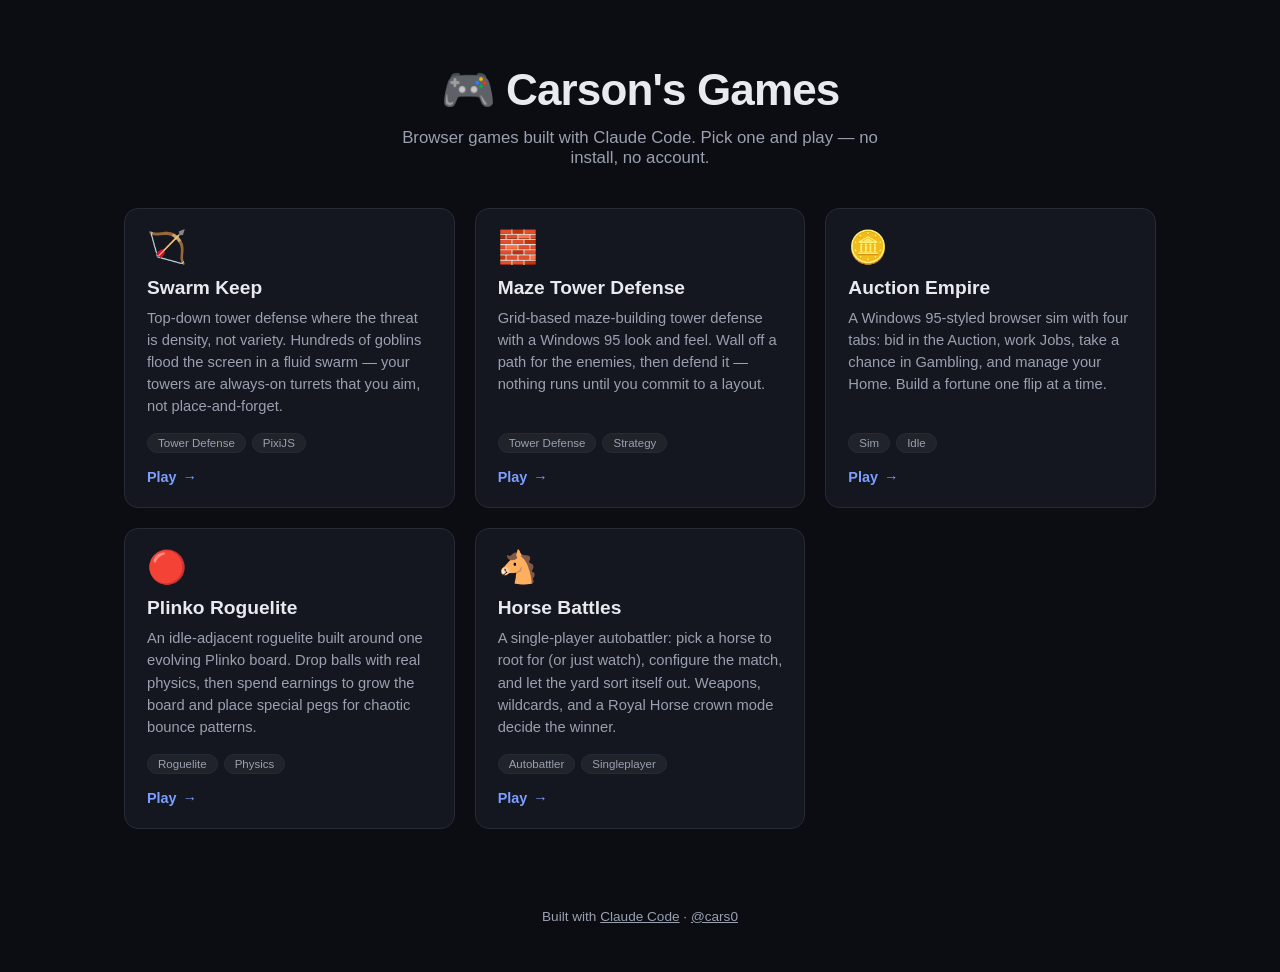
<file: index.html>
<!DOCTYPE html>
<html lang="en">
<head>
<meta charset="UTF-8" />
<meta name="viewport" content="width=device-width, initial-scale=1.0" />
<title>Carson's Games</title>
<meta name="description" content="A collection of browser games built with Claude Code." />
<style>
  :root {
    --bg: #0b0d12;
    --bg-card: #14171f;
    --bg-card-hover: #1b1f2b;
    --border: #262b38;
    --text: #e8eaf0;
    --text-dim: #9aa0b0;
    --accent: #7c9eff;
    --accent-dim: #4a5a8a;
  }

  * { box-sizing: border-box; }

  body {
    margin: 0;
    background: var(--bg);
    color: var(--text);
    font-family: -apple-system, BlinkMacSystemFont, "Segoe UI", Roboto, Helvetica, Arial, sans-serif;
    min-height: 100vh;
  }

  header {
    padding: 64px 24px 32px;
    text-align: center;
  }

  header h1 {
    margin: 0 0 12px;
    font-size: clamp(2rem, 5vw, 2.75rem);
    font-weight: 700;
    letter-spacing: -0.02em;
  }

  header p {
    margin: 0;
    color: var(--text-dim);
    font-size: 1.05rem;
    max-width: 520px;
    margin-inline: auto;
  }

  main {
    max-width: 1080px;
    margin: 0 auto;
    padding: 8px 24px 80px;
  }

  .grid {
    display: grid;
    grid-template-columns: repeat(auto-fill, minmax(260px, 1fr));
    gap: 20px;
  }

  .card {
    display: flex;
    flex-direction: column;
    background: var(--bg-card);
    border: 1px solid var(--border);
    border-radius: 14px;
    padding: 22px;
    text-decoration: none;
    color: inherit;
    transition: transform 0.15s ease, background 0.15s ease, border-color 0.15s ease;
  }

  .card:hover, .card:focus-visible {
    background: var(--bg-card-hover);
    border-color: var(--accent-dim);
    transform: translateY(-3px);
  }

  .card-icon {
    font-size: 2rem;
    margin-bottom: 14px;
    line-height: 1;
  }

  .card h2 {
    margin: 0 0 8px;
    font-size: 1.2rem;
    font-weight: 600;
  }

  .card p {
    margin: 0 0 16px;
    color: var(--text-dim);
    font-size: 0.92rem;
    line-height: 1.5;
    flex-grow: 1;
  }

  .tags {
    display: flex;
    flex-wrap: wrap;
    gap: 6px;
    margin-bottom: 16px;
  }

  .tag {
    font-size: 0.72rem;
    color: var(--text-dim);
    background: rgba(255, 255, 255, 0.05);
    border: 1px solid var(--border);
    border-radius: 999px;
    padding: 3px 10px;
  }

  .play {
    display: inline-flex;
    align-items: center;
    gap: 6px;
    font-size: 0.9rem;
    font-weight: 600;
    color: var(--accent);
  }

  .play::after {
    content: "→";
    transition: transform 0.15s ease;
  }

  .card:hover .play::after {
    transform: translateX(3px);
  }

  footer {
    text-align: center;
    padding: 0 24px 48px;
    color: var(--text-dim);
    font-size: 0.85rem;
  }

  footer a {
    color: var(--text-dim);
  }
</style>
</head>
<body>
  <header>
    <h1>🎮 Carson's Games</h1>
    <p>Browser games built with Claude Code. Pick one and play — no install, no account.</p>
  </header>

  <main>
    <div class="grid">
      <a class="card" href="games/swarm-keep/">
        <div class="card-icon">🏹</div>
        <h2>Swarm Keep</h2>
        <p>Top-down tower defense where the threat is density, not variety. Hundreds of goblins flood the screen in a fluid swarm — your towers are always-on turrets that you aim, not place-and-forget.</p>
        <div class="tags"><span class="tag">Tower Defense</span><span class="tag">PixiJS</span></div>
        <span class="play">Play</span>
      </a>

      <a class="card" href="games/maze-tower-defense/">
        <div class="card-icon">🧱</div>
        <h2>Maze Tower Defense</h2>
        <p>Grid-based maze-building tower defense with a Windows 95 look and feel. Wall off a path for the enemies, then defend it — nothing runs until you commit to a layout.</p>
        <div class="tags"><span class="tag">Tower Defense</span><span class="tag">Strategy</span></div>
        <span class="play">Play</span>
      </a>

      <a class="card" href="games/auction-empire/">
        <div class="card-icon">🪙</div>
        <h2>Auction Empire</h2>
        <p>A Windows 95-styled browser sim with four tabs: bid in the Auction, work Jobs, take a chance in Gambling, and manage your Home. Build a fortune one flip at a time.</p>
        <div class="tags"><span class="tag">Sim</span><span class="tag">Idle</span></div>
        <span class="play">Play</span>
      </a>

      <a class="card" href="games/plinko/">
        <div class="card-icon">🔴</div>
        <h2>Plinko Roguelite</h2>
        <p>An idle-adjacent roguelite built around one evolving Plinko board. Drop balls with real physics, then spend earnings to grow the board and place special pegs for chaotic bounce patterns.</p>
        <div class="tags"><span class="tag">Roguelite</span><span class="tag">Physics</span></div>
        <span class="play">Play</span>
      </a>

      <a class="card" href="games/horse-battles-offline/">
        <div class="card-icon">🐴</div>
        <h2>Horse Battles</h2>
        <p>A single-player autobattler: pick a horse to root for (or just watch), configure the match, and let the yard sort itself out. Weapons, wildcards, and a Royal Horse crown mode decide the winner.</p>
        <div class="tags"><span class="tag">Autobattler</span><span class="tag">Singleplayer</span></div>
        <span class="play">Play</span>
      </a>
    </div>
  </main>

  <footer>
    Built with <a href="https://claude.com/claude-code" target="_blank" rel="noopener">Claude Code</a> · <a href="https://github.com/cars0" target="_blank" rel="noopener">@cars0</a>
  </footer>
</body>
</html>
</file>
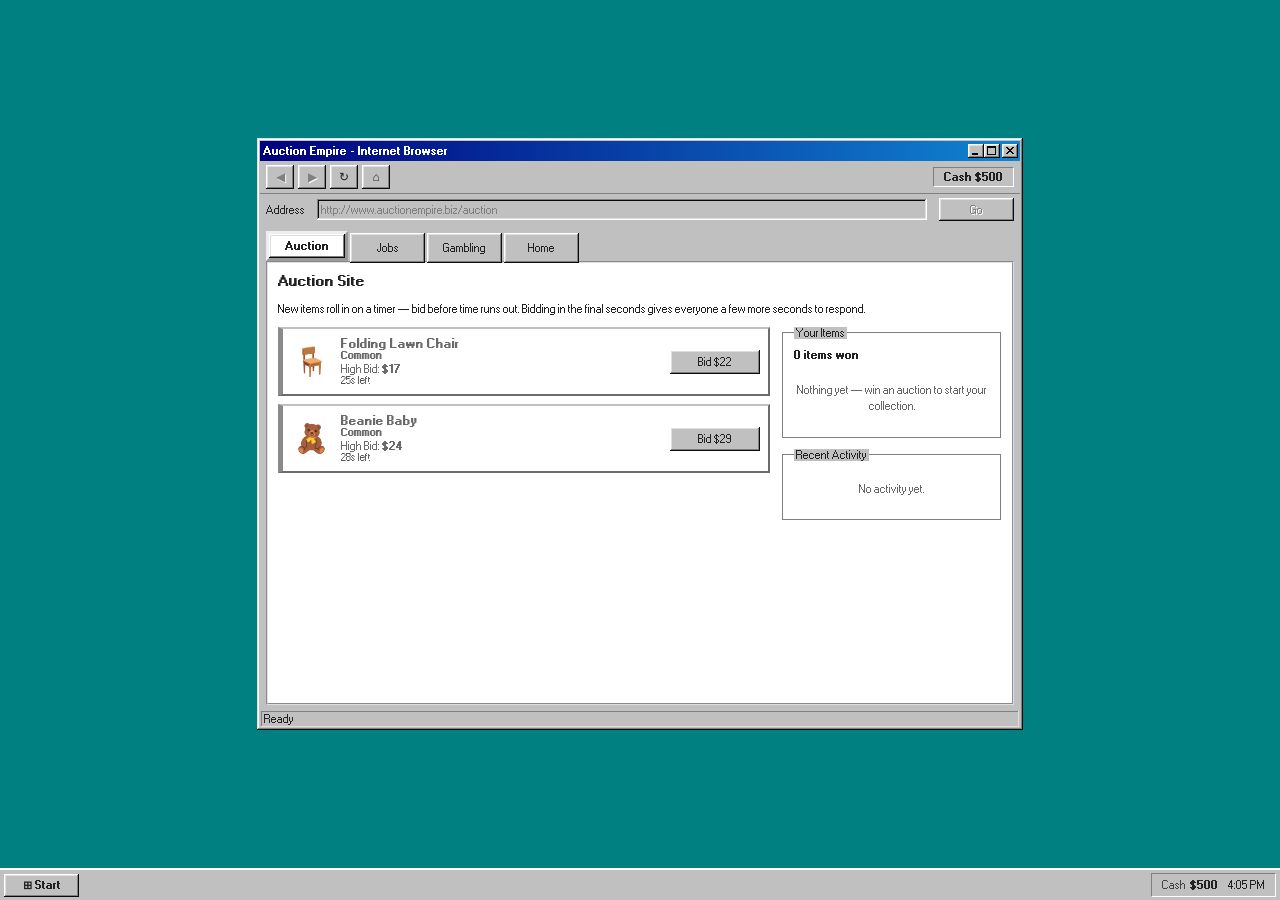
<file: games/auction-empire/index.html>
<!doctype html>
<html lang="en">
  <head>
    <meta charset="UTF-8" />
    <meta name="viewport" content="width=device-width, initial-scale=1.0" />
    <title>Auction Empire</title>
    <script type="module" crossorigin>var Fe=Object.defineProperty;var Ve=(r,e,t)=>e in r?Fe(r,e,{enumerable:!0,configurable:!0,writable:!0,value:t}):r[e]=t;var o=(r,e,t)=>Ve(r,typeof e!="symbol"?e+"":e,t);(function(){const e=document.createElement("link").relList;if(e&&e.supports&&e.supports("modulepreload"))return;for(const i of document.querySelectorAll('link[rel="modulepreload"]'))n(i);new MutationObserver(i=>{for(const s of i)if(s.type==="childList")for(const a of s.addedNodes)a.tagName==="LINK"&&a.rel==="modulepreload"&&n(a)}).observe(document,{childList:!0,subtree:!0});function t(i){const s={};return i.integrity&&(s.integrity=i.integrity),i.referrerPolicy&&(s.referrerPolicy=i.referrerPolicy),i.crossOrigin==="use-credentials"?s.credentials="include":i.crossOrigin==="anonymous"?s.credentials="omit":s.credentials="same-origin",s}function n(i){if(i.ep)return;i.ep=!0;const s=t(i);fetch(i.href,s)}})();const je="auction-empire-save",z=500;function ze(){try{const r=localStorage.getItem(je);if(!r)return{cash:z};const e=JSON.parse(r);return{cash:typeof e.cash=="number"?e.cash:z}}catch{return{cash:z}}}function Ye(r){try{localStorage.setItem(je,JSON.stringify(r))}catch{}}let _=ze();const ne=new Set;function Je(){return _.cash}function w(r){return _.cash>=r}function v(r){_={cash:_.cash+r},Ye(_);for(const e of ne)e(_.cash)}function T(r){return w(r)?(v(-r),!0):!1}function Ne(r){return ne.add(r),()=>ne.delete(r)}const ie=["auction","jobs","gambling","home"],Ke={auction:"http://www.auctionempire.biz/auction",jobs:"http://www.auctionempire.biz/jobs",gambling:"http://www.auctionempire.biz/gambling",home:"http://www.auctionempire.biz/home"};class Xe{constructor(e){o(this,"activeTab","auction");o(this,"onTabChange");this.onTabChange=e,this.wireTabs(),this.wireToolbar(),this.wireWindowControls(),this.wireCashTray(),this.wireClock()}wireTabs(){var e;for(const t of ie)(e=document.getElementById(`tab-btn-${t}`))==null||e.addEventListener("click",()=>this.switchTo(t))}switchTo(e){if(e===this.activeTab)return;this.activeTab=e;for(const n of ie){const i=n===e,s=document.getElementById(`tab-btn-${n}`);s==null||s.classList.toggle("active",i),s==null||s.setAttribute("aria-selected",String(i));const a=document.getElementById(`tab-pane-${n}`);a&&(a.hidden=!i)}const t=document.getElementById("browser-url");t&&(t.value=Ke[e]),this.onTabChange(e)}wireToolbar(){var e;(e=document.getElementById("browser-home-btn"))==null||e.addEventListener("click",()=>this.switchTo("home"))}wireWindowControls(){var t,n;const e=document.getElementById("browser-window");(t=document.getElementById("browser-minimize-btn"))==null||t.addEventListener("click",()=>{e==null||e.classList.toggle("minimized")}),(n=document.getElementById("browser-maximize-btn"))==null||n.addEventListener("click",()=>{e==null||e.classList.toggle("maximized")})}wireCashTray(){const e=document.getElementById("cash-tray-value"),t=document.getElementById("browser-cash-display-value"),n=i=>{const s=`$${i.toLocaleString()}`;e&&(e.textContent=s),t&&(t.textContent=s)};n(Je()),Ne(n)}wireClock(){const e=document.getElementById("clock-tray-value"),t=()=>{e&&(e.textContent=new Date().toLocaleTimeString([],{hour:"numeric",minute:"2-digit"}))};t(),setInterval(t,1e3)}}const Oe="auction-empire-inventory";function Ze(){try{const r=localStorage.getItem(Oe);if(!r)return[];const e=JSON.parse(r);return Array.isArray(e)?e:[]}catch{return[]}}function qe(r){try{localStorage.setItem(Oe,JSON.stringify(r))}catch{}}let S=Ze();const F=new Set;function b(){return S}function Qe(r){const e=`${Date.now()}-${Math.random().toString(36).slice(2,8)}`;S=[...S,{...r,id:e,placement:null}],qe(S);for(const t of F)t(S)}function L(r,e){const t=S.find(n=>n.id===r);if(t){t.placement=e,qe(S);for(const n of F)n(S)}}function He(r){return F.add(r),()=>F.delete(r)}const et={common:"Common",uncommon:"Uncommon",rare:"Rare",legendary:"Legendary"},N={common:{weight:55,priceMin:8,priceMax:35,rivalBidsRange:[0,1],rivalDelayRangeMs:[6e3,14e3]},uncommon:{weight:28,priceMin:35,priceMax:100,rivalBidsRange:[1,2],rivalDelayRangeMs:[4e3,9e3]},rare:{weight:13,priceMin:120,priceMax:320,rivalBidsRange:[2,4],rivalDelayRangeMs:[2e3,6e3]},legendary:{weight:4,priceMin:400,priceMax:900,rivalBidsRange:[3,6],rivalDelayRangeMs:[1200,4e3]}},tt=[{name:"Chipped Coffee Mug",emoji:"☕",rarity:"common"},{name:"Rubber Duck",emoji:"🦆",rarity:"common"},{name:"Folding Lawn Chair",emoji:"🪑",rarity:"common"},{name:"Box of Cables",emoji:"🔌",rarity:"common"},{name:"Garden Gnome",emoji:"🧙",rarity:"common"},{name:"Beanie Baby",emoji:"🧸",rarity:"common"},{name:"Lava Lamp",emoji:"🪩",rarity:"common"},{name:"Vintage Boombox",emoji:"📻",rarity:"uncommon"},{name:"Neon Sign",emoji:"💡",rarity:"uncommon"},{name:"Electric Guitar",emoji:"🎸",rarity:"uncommon"},{name:"Mountain Bike",emoji:"🚲",rarity:"uncommon"},{name:"Polaroid Camera",emoji:"📷",rarity:"uncommon"},{name:"Antique Grandfather Clock",emoji:"🕰️",rarity:"rare"},{name:"Signed Baseball",emoji:"⚾",rarity:"rare"},{name:"Arcade Cabinet",emoji:"🕹️",rarity:"rare"},{name:"Gold Pocket Watch",emoji:"⏱️",rarity:"rare"},{name:"Sealed Original Nintendo",emoji:"🎮",rarity:"legendary"},{name:"Diamond Ring",emoji:"💍",rarity:"legendary"},{name:"Rare Oil Painting",emoji:"🖼️",rarity:"legendary"}];function nt(){const r=Object.values(N).reduce((t,n)=>t+n.weight,0);let e=Math.random()*r;for(const t of Object.keys(N))if(e-=N[t].weight,e<=0)return t;return"common"}function it(r){const e=tt.filter(t=>t.rarity===r);return e[Math.floor(Math.random()*e.length)]}const st=1e3,rt=5,at=[4e3,9e3],ot=[25e3,45e3],lt=5e3,ct=5e3,dt=5;function M(r,e){return Math.floor(r+Math.random()*(e-r+1))}function G(r){return Math.max(5,Math.round(r*.12/5)*5)}class ht{constructor(){o(this,"container",null);o(this,"listings",[]);o(this,"activityLog",[]);o(this,"nextListingId",0)}mount(e){this.container=e,e.innerHTML=`
      <h2>Auction Site</h2>
      <p class="job-hint">New items roll in on a timer — bid before time runs out. Bidding in the
      final seconds gives everyone a few more seconds to respond.</p>
      <div class="auction-layout">
        <div class="auction-listings" id="auction-listings"></div>
        <div class="auction-sidebar">
          <fieldset>
            <legend>Your Items</legend>
            <p class="auction-inventory-count" id="auction-inventory-count"></p>
            <div class="auction-inventory-list" id="auction-inventory-list"></div>
          </fieldset>
          <fieldset>
            <legend>Recent Activity</legend>
            <div class="auction-activity-list" id="auction-activity-list"></div>
          </fieldset>
        </div>
      </div>
    `,He(()=>this.renderInventory()),Ne(()=>this.refreshTimers()),this.renderInventory(),this.renderActivity(),this.spawnListing(),this.spawnListing(),this.scheduleSpawn(),window.setInterval(()=>this.tick(),st)}scheduleSpawn(){const e=M(...at);window.setTimeout(()=>{this.spawnListing(),this.scheduleSpawn()},e)}spawnListing(){if(this.listings.length>=rt)return;const e=nt(),t=it(e),n=N[e],i={id:`listing-${this.nextListingId++}`,item:t,currentBid:M(n.priceMin,n.priceMax),highBidderIsPlayer:!1,expiresAt:performance.now()+M(...ot),rivalBidsRemaining:M(...n.rivalBidsRange),rivalTimeout:null};this.listings.push(i),this.scheduleRivalBid(i),this.renderListings()}scheduleRivalBid(e){if(e.rivalTimeout!==null&&window.clearTimeout(e.rivalTimeout),e.rivalBidsRemaining<=0)return;const[t,n]=N[e.item.rarity].rivalDelayRangeMs;e.rivalTimeout=window.setTimeout(()=>this.placeRivalBid(e),M(t,n))}placeRivalBid(e){if(!this.listings.includes(e))return;const t=G(e.currentBid);e.currentBid+=t+M(0,t),e.highBidderIsPlayer=!1,e.rivalBidsRemaining--,e.rivalTimeout=null,this.applySoftClose(e),this.scheduleRivalBid(e),this.renderListings()}placeBid(e){const t=this.listings.find(i=>i.id===e);if(!t||t.highBidderIsPlayer)return;const n=t.currentBid+G(t.currentBid);w(n)&&(t.currentBid=n,t.highBidderIsPlayer=!0,this.applySoftClose(t),t.rivalBidsRemaining>0&&this.scheduleRivalBid(t),this.renderListings())}applySoftClose(e){const t=performance.now();e.expiresAt-t<=lt&&(e.expiresAt=t+ct)}tick(){const e=performance.now(),t=this.listings.filter(n=>n.expiresAt<=e);if(t.length===0){this.refreshTimers();return}for(const n of t)this.settleListing(n);this.listings=this.listings.filter(n=>!t.includes(n)),this.renderListings()}settleListing(e){e.rivalTimeout!==null&&window.clearTimeout(e.rivalTimeout),e.highBidderIsPlayer&&T(e.currentBid)?(Qe({name:e.item.name,emoji:e.item.emoji,rarity:e.item.rarity,pricePaid:e.currentBid,wonAt:Date.now()}),this.logActivity(`Won ${e.item.emoji} ${e.item.name} for $${e.currentBid.toLocaleString()}!`)):e.highBidderIsPlayer?this.logActivity(`Couldn't cover the winning bid on ${e.item.name} — lost it.`):this.logActivity(`${e.item.emoji} ${e.item.name} sold to another bidder for $${e.currentBid.toLocaleString()}.`)}logActivity(e){this.activityLog=[e,...this.activityLog].slice(0,dt),this.renderActivity()}renderListings(){var t;const e=(t=this.container)==null?void 0:t.querySelector("#auction-listings");if(e){if(this.listings.length===0){e.innerHTML='<p class="auction-empty">No listings right now — check back in a few seconds.</p>';return}e.innerHTML=this.listings.map(n=>this.renderListingCard(n)).join(""),e.querySelectorAll("[data-bid]").forEach(n=>{n.addEventListener("click",()=>this.placeBid(n.dataset.bid??""))})}}renderListingCard(e){const t=Math.max(0,Math.ceil((e.expiresAt-performance.now())/1e3)),n=e.currentBid+G(e.currentBid),i=!e.highBidderIsPlayer&&w(n);return`
      <div class="auction-item-card rarity-${e.item.rarity}">
        <div class="auction-item-thumb">${e.item.emoji}</div>
        <div class="auction-item-info">
          <div class="auction-item-name">${e.item.name}</div>
          <div class="auction-item-rarity rarity-${e.item.rarity}">${et[e.item.rarity]}</div>
          <div class="auction-item-bid">High Bid: <strong>$${e.currentBid.toLocaleString()}</strong>${e.highBidderIsPlayer?' <span class="auction-you">(You!)</span>':""}</div>
          <div class="auction-item-timer" data-timer="${e.id}">${t}s left</div>
        </div>
        <button data-bid="${e.id}" data-bid-btn="${e.id}" ${i?"":"disabled"}>
          ${e.highBidderIsPlayer?"Highest Bid":`Bid $${n.toLocaleString()}`}
        </button>
      </div>
    `}refreshTimers(){if(this.container)for(const e of this.listings){const t=Math.max(0,Math.ceil((e.expiresAt-performance.now())/1e3)),n=this.container.querySelector(`[data-timer="${e.id}"]`);if(n&&(n.textContent=`${t}s left`),e.highBidderIsPlayer)continue;const i=this.container.querySelector(`[data-bid-btn="${e.id}"]`);i&&(i.disabled=!w(e.currentBid+G(e.currentBid)))}}renderInventory(){if(!this.container)return;const e=b(),t=this.container.querySelector("#auction-inventory-count");t&&(t.textContent=`${e.length} item${e.length===1?"":"s"} won`);const n=this.container.querySelector("#auction-inventory-list");if(n){if(e.length===0){n.innerHTML='<p class="auction-empty">Nothing yet — win an auction to start your collection.</p>';return}n.innerHTML=e.slice(-8).reverse().map(i=>`
          <div class="auction-inventory-row rarity-${i.rarity}">
            <span class="auction-item-thumb-small">${i.emoji}</span>
            <span class="auction-inventory-name">${i.name}</span>
            <span class="auction-inventory-price">$${i.pricePaid.toLocaleString()}</span>
          </div>`).join("")}}renderActivity(){var t;const e=(t=this.container)==null?void 0:t.querySelector("#auction-activity-list");if(e){if(this.activityLog.length===0){e.innerHTML='<p class="auction-empty">No activity yet.</p>';return}e.innerHTML=this.activityLog.map(n=>`<p class="auction-activity-row">${n}</p>`).join("")}}}const ut=4,he=6e3,pt=15,mt=1.75;class gt{constructor(){o(this,"plots",Array.from({length:ut},()=>({state:"empty",growStartedAt:0,watered:!1})));o(this,"container",null);o(this,"tickHandle",null)}mount(e){this.container=e,e.innerHTML=`
      <p class="job-hint">Plant a plot, water it before it's done growing for a bigger payout, then harvest.</p>
      <div class="farmer-plots" id="farmer-plots"></div>
    `,this.render(),this.tickHandle=window.setInterval(()=>this.tick(),200)}unmount(){this.tickHandle!==null&&window.clearInterval(this.tickHandle),this.tickHandle=null,this.container=null}tick(){const e=performance.now();let t=!1;for(const n of this.plots)n.state==="growing"&&e-n.growStartedAt>=he&&(n.state="ready",t=!0);t?this.render():this.updateProgressBars()}plant(e){const t=this.plots[e];t.state==="empty"&&(t.state="growing",t.growStartedAt=performance.now(),t.watered=!1,this.render())}water(e){const t=this.plots[e];t.state!=="growing"||t.watered||(t.watered=!0,this.render())}harvest(e){const t=this.plots[e];t.state==="ready"&&(v(this.payoutFor(t)),t.state="empty",t.watered=!1,this.render())}payoutFor(e){return Math.round(pt*(e.watered?mt:1))}render(){var t;const e=(t=this.container)==null?void 0:t.querySelector("#farmer-plots");e&&(e.innerHTML=this.plots.map((n,i)=>this.renderPlot(n,i)).join(""),e.querySelectorAll("[data-plant]").forEach(n=>{n.addEventListener("click",()=>this.plant(Number(n.dataset.plant)))}),e.querySelectorAll("[data-water]").forEach(n=>{n.addEventListener("click",()=>this.water(Number(n.dataset.water)))}),e.querySelectorAll("[data-harvest]").forEach(n=>{n.addEventListener("click",()=>this.harvest(Number(n.dataset.harvest)))}))}renderPlot(e,t){if(e.state==="empty")return`
        <div class="farmer-plot">
          <div class="farmer-plot-visual">&#x1F7EB;</div>
          <button data-plant="${t}">Plant</button>
        </div>`;if(e.state==="growing"){const n=this.growPercent(e);return`
        <div class="farmer-plot">
          <div class="farmer-plot-visual">${e.watered?"&#x1F331;&#x1F4A7;":"&#x1F331;"}</div>
          <div class="progress-indicator"><span class="progress-indicator-bar" data-progress="${t}" style="width:${n}%"></span></div>
          <button data-water="${t}" ${e.watered?"disabled":""}>${e.watered?"Watered":"Water"}</button>
        </div>`}return`
      <div class="farmer-plot">
        <div class="farmer-plot-visual">${e.watered?"&#x1F33E;&#x2728;":"&#x1F33E;"}</div>
        <button data-harvest="${t}">Harvest ($${this.payoutFor(e)})</button>
      </div>`}growPercent(e){return Math.min(100,Math.round((performance.now()-e.growStartedAt)/he*100))}updateProgressBars(){this.plots.forEach((e,t)=>{var i;if(e.state!=="growing")return;const n=(i=this.container)==null?void 0:i.querySelector(`[data-progress="${t}"]`);n&&(n.style.width=`${this.growPercent(e)}%`)})}}const ft=["The city council approved funding for three new parks this week.","Local bakery celebrates fifty years of serving fresh bread downtown.","Weather forecasters predict a mild and sunny weekend ahead.","The high school robotics team qualified for the state championship.","A new coffee shop opened on Main Street to a warm reception.","Traffic delays are expected near the bridge during repairs.","AI Company CEO, Jake Sweet, invests in space technology.","Local tech wiz, Gretchen Roche, running for mayor in Manhattan, KS.","Austin Lopez opens data warehouse east of Manhattan, providing 300 open positions to local residents.","Local man free's 10 kittens from a fire at the pet store. Travis Leikam says he was just doing what was right.","Toyota Dealership owner, Carson Watts, is running a sale BOGO on all 2006 Tacoma models."],yt=["Mayor announces surprise resignation during live press conference.","Downtown power outage leaves thousands without electricity overnight.","Local hero rescues family of four from rising flood waters.","Championship game ends in a stunning last second upset victory."],wt=.25,vt=20,bt=2.5,St=1400;function ue(){const r=Math.random()<wt,e=r?yt:ft;return{headline:r?"BREAKING NEWS":"Local News",text:e[Math.floor(Math.random()*e.length)],breakingNews:r}}function pe(r,e,t){return Math.min(t,Math.max(e,r))}function $t(r){return r.replace(/&/g,"&amp;").replace(/</g,"&lt;").replace(/>/g,"&gt;")}class Et{constructor(){o(this,"container",null);o(this,"article",ue());o(this,"startedAt",null);o(this,"mistakes",0);o(this,"highWaterMark",0);o(this,"nextArticleTimeout",null)}mount(e){this.container=e,this.newArticle()}unmount(){this.nextArticleTimeout!==null&&window.clearTimeout(this.nextArticleTimeout),this.nextArticleTimeout=null,this.container=null}newArticle(){this.article=ue(),this.startedAt=null,this.mistakes=0,this.highWaterMark=0,this.render()}render(){if(!this.container)return;const{headline:e,breakingNews:t}=this.article;this.container.innerHTML=`
      <div class="journalist-article ${t?"breaking-news":""}">
        ${t?'<div class="journalist-breaking-banner">&#x1F6A8; BREAKING NEWS &#x1F6A8;</div>':""}
        <h3 class="journalist-headline">${e}</h3>
        <p class="journalist-target" id="journalist-target">${this.renderTargetSpans("")}</p>
      </div>
      <input type="text" id="journalist-input" class="journalist-input" autocomplete="off" spellcheck="false" placeholder="Start typing to begin..." />
      <p class="journalist-hint">Type the sentence above exactly. Payout scales with speed and accuracy.</p>
      <p class="journalist-result" id="journalist-result"></p>
    `;const n=this.container.querySelector("#journalist-input");n==null||n.addEventListener("input",()=>this.onInput(n)),n==null||n.focus()}renderTargetSpans(e){return this.article.text.split("").map((t,n)=>{let i="pending";return n<e.length&&(i=e[n]===t?"correct":"incorrect"),`<span class="journalist-char ${i}">${t===" "?"&nbsp;":$t(t)}</span>`}).join("")}onInput(e){var i;this.startedAt===null&&(this.startedAt=performance.now());const t=e.value;t.length>this.highWaterMark&&t[t.length-1]!==this.article.text[t.length-1]&&this.mistakes++,this.highWaterMark=Math.max(this.highWaterMark,t.length);const n=(i=this.container)==null?void 0:i.querySelector("#journalist-target");n&&(n.innerHTML=this.renderTargetSpans(t)),t===this.article.text&&this.complete(e)}complete(e){var h;e.disabled=!0;const t=Math.max((performance.now()-(this.startedAt??performance.now()))/6e4,.05),i=this.article.text.split(/\s+/).length/t,s=this.highWaterMark>0?(this.highWaterMark-this.mistakes)/this.highWaterMark:1,a=pe(i/40,.5,2),l=pe(s,.4,1),c=Math.round(vt*a*l*(this.article.breakingNews?bt:1));v(c);const d=(h=this.container)==null?void 0:h.querySelector("#journalist-result");d&&(d.textContent=`Filed! ${Math.round(i)} WPM, ${Math.round(s*100)}% accuracy -> $${c}`),this.nextArticleTimeout=window.setTimeout(()=>this.newArticle(),St)}}const se=[{name:"Saucer",radius:65,payout:15,blotchCount:4},{name:"Dinner Plate",radius:80,payout:28,blotchCount:6},{name:"Serving Platter",radius:92,payout:42,blotchCount:8}],A=200,me=16,Tt=.35,Lt=5,Mt=.94,At=4,It=3,kt=700;function Pt(){return se[Math.floor(Math.random()*se.length)]}class Ct{constructor(){o(this,"container",null);o(this,"canvas",null);o(this,"ctx",null);o(this,"tier",se[0]);o(this,"lastPoint",null);o(this,"scrubbing",!1);o(this,"stampCount",0);o(this,"baselineAlphaSum",1);o(this,"nextPlateTimeout",null);o(this,"onPointerUp",()=>{this.scrubbing=!1,this.lastPoint=null})}mount(e){var t,n,i;this.container=e,e.innerHTML=`
      <p class="job-hint">Drag across the plate to scrub off the grime.</p>
      <div class="dishwasher-stage">
        <div class="dishwasher-plate-wrap" style="width:${A}px;height:${A}px;">
          <div class="dishwasher-plate-base" id="dishwasher-plate-base"></div>
          <canvas id="dishwasher-canvas" class="dishwasher-canvas" width="${A}" height="${A}"></canvas>
        </div>
      </div>
      <p class="dishwasher-status" id="dishwasher-status"></p>
    `,this.canvas=e.querySelector("#dishwasher-canvas"),this.ctx=((t=this.canvas)==null?void 0:t.getContext("2d"))??null,(n=this.canvas)==null||n.addEventListener("pointerdown",s=>{this.scrubbing=!0,this.lastPoint=null,this.scrubAt(s)}),(i=this.canvas)==null||i.addEventListener("pointermove",s=>{this.scrubbing&&this.scrubAt(s)}),window.addEventListener("pointerup",this.onPointerUp),this.newPlate()}unmount(){this.nextPlateTimeout!==null&&window.clearTimeout(this.nextPlateTimeout),this.nextPlateTimeout=null,window.removeEventListener("pointerup",this.onPointerUp),this.container=null,this.canvas=null,this.ctx=null}newPlate(){var t;this.tier=Pt(),this.lastPoint=null,this.stampCount=0;const e=(t=this.container)==null?void 0:t.querySelector("#dishwasher-plate-base");if(e){const n=this.tier.radius*2;e.style.width=`${n}px`,e.style.height=`${n}px`}this.ctx&&this.canvas&&(this.ctx.globalCompositeOperation="source-over",this.ctx.clearRect(0,0,this.canvas.width,this.canvas.height),this.drawGrime(),this.baselineAlphaSum=Math.max(1,this.sampleAlphaSum())),this.updateStatus(0)}drawGrime(){const e=A/2,t=A/2;for(let n=0;n<this.tier.blotchCount;n++){const i=Math.random()*Math.PI*2,s=Math.random()*this.tier.radius*.55,a=this.tier.radius*(.28+Math.random()*.22);this.drawBlob(e+Math.cos(i)*s,t+Math.sin(i)*s,a)}}drawBlob(e,t,n){if(!this.ctx)return;const i=this.ctx,s=10;i.save(),i.fillStyle=`rgba(90, 72, 42, ${.75+Math.random()*.2})`,i.beginPath();for(let l=0;l<=s;l++){const c=l/s*Math.PI*2,d=n*(.65+Math.random()*.5),h=e+Math.cos(c)*d,p=t+Math.sin(c)*d;l===0?i.moveTo(h,p):i.lineTo(h,p)}i.closePath(),i.fill();const a=4+Math.floor(Math.random()*4);for(let l=0;l<a;l++){const c=Math.random()*Math.PI*2,d=n*(.8+Math.random()*.6),h=2+Math.random()*5;i.globalAlpha=.5+Math.random()*.4,i.beginPath(),i.arc(e+Math.cos(c)*d,t+Math.sin(c)*d,h,0,Math.PI*2),i.fill()}i.restore()}scrubAt(e){if(!this.canvas)return;const t=this.canvas.getBoundingClientRect(),n=this.canvas.width/t.width,i=this.canvas.height/t.height,s=(e.clientX-t.left)*n,a=(e.clientY-t.top)*i;if(this.lastPoint){const c=Math.hypot(s-this.lastPoint.x,a-this.lastPoint.y),d=Math.max(1,Math.floor(c/Lt));for(let h=1;h<=d;h++){const p=h/d;this.stampBrush(this.lastPoint.x+(s-this.lastPoint.x)*p,this.lastPoint.y+(a-this.lastPoint.y)*p)}}else this.stampBrush(s,a);if(this.lastPoint={x:s,y:a},this.stampCount%It!==0)return;const l=1-this.sampleAlphaSum()/this.baselineAlphaSum;this.updateStatus(l),l>=Mt&&this.completePlate()}stampBrush(e,t){if(!this.ctx)return;const n=this.ctx,i=n.createRadialGradient(e,t,0,e,t,me);i.addColorStop(0,`rgba(0,0,0,${Tt})`),i.addColorStop(1,"rgba(0,0,0,0)"),n.globalCompositeOperation="destination-out",n.fillStyle=i,n.beginPath(),n.arc(e,t,me,0,Math.PI*2),n.fill(),n.globalCompositeOperation="source-over",this.stampCount++}sampleAlphaSum(){if(!this.ctx||!this.canvas)return 0;const{data:e}=this.ctx.getImageData(0,0,this.canvas.width,this.canvas.height);let t=0;for(let n=3;n<e.length;n+=4*At)t+=e[n];return t}completePlate(){var t;v(this.tier.payout);const e=(t=this.container)==null?void 0:t.querySelector("#dishwasher-status");e&&(e.textContent=`Clean! +$${this.tier.payout} — next plate coming up...`),this.scrubbing=!1,this.lastPoint=null,this.nextPlateTimeout=window.setTimeout(()=>this.newPlate(),kt)}updateStatus(e){var n;const t=(n=this.container)==null?void 0:n.querySelector("#dishwasher-status");t&&(t.textContent=`${this.tier.name}: ${Math.round(Math.min(1,Math.max(0,e))*100)}% clean`)}}const ge=250,xt=3,fe=10,B=35,W=65,Rt=10,_t=90,ye=1e3,Bt=3,Y=["A","B","C","D"],jt=4,Nt=6e3,Ot=40,qt=1.1,J=100,Ht=45,Dt=1800,Gt=1.4,$=-50,E=50,I=12,Wt=40;function y(r,e,t){return Math.min(t,Math.max(e,r))}function we(r){return r<50?"#3b8b3b":r<80?"#d9a441":"#c94a4a"}class Ut{constructor(){o(this,"container",null);o(this,"tickHandle",null);o(this,"state","online");o(this,"level",50);o(this,"pressure",0);o(this,"releaseCooldownUntil",0);o(this,"tilt",0);o(this,"sliderValue",0);o(this,"msSinceIncome",0);o(this,"sequence",[]);o(this,"sequenceIndex",0);o(this,"destabilizeDeadline",0);o(this,"shutdownReason","")}mount(e){this.container=e,this.state="online",this.resetGauges(),this.render(),this.tickHandle=window.setInterval(()=>this.tick(),ge)}unmount(){this.tickHandle!==null&&window.clearInterval(this.tickHandle),this.tickHandle=null,this.container=null}resetGauges(){this.level=50,this.pressure=0,this.releaseCooldownUntil=0,this.tilt=0,this.sliderValue=0,this.msSinceIncome=0}tick(){if(this.state==="online"){this.level=y(this.level+(Math.random()*2-1)*xt,0,100),this.pressure=y(this.pressure+qt,0,J),this.tilt=y(this.tilt+(Math.random()*2-1)*Gt,$,E);const e=Math.abs(this.tilt-this.sliderValue);if(this.level<=Rt||this.level>=_t||this.pressure>=J||e>=Wt){this.beginDestabilize();return}this.level>=B&&this.level<=W?(this.msSinceIncome+=ge,this.msSinceIncome>=ye&&(this.msSinceIncome-=ye,v(Bt))):this.msSinceIncome=0,this.refreshOnline()}else this.state==="destabilizing"&&(performance.now()>=this.destabilizeDeadline?this.shutdown("Ran out of time!"):this.render())}beginDestabilize(){this.state="destabilizing",this.sequence=Array.from({length:jt},()=>Y[Math.floor(Math.random()*Y.length)]),this.sequenceIndex=0,this.destabilizeDeadline=performance.now()+Nt,this.render()}adjustWater(e){this.state==="online"&&(this.level=y(this.level+e,0,100),this.refreshOnline())}releasePressure(){this.state!=="online"||performance.now()<this.releaseCooldownUntil||(this.pressure=y(this.pressure-Ht,0,J),this.releaseCooldownUntil=performance.now()+Dt,this.refreshOnline())}setSliderValue(e){this.state==="online"&&(this.sliderValue=y(e,$,E),this.refreshOnline())}pressLever(e){if(this.state==="destabilizing"){if(e!==this.sequence[this.sequenceIndex]){this.shutdown("Wrong lever!");return}this.sequenceIndex++,this.sequenceIndex>=this.sequence.length&&(v(Ot),this.state="online",this.resetGauges()),this.render()}}shutdown(e){this.state="shutdown",this.shutdownReason=e,this.render()}restart(){this.state="online",this.resetGauges(),this.render()}render(){var e,t,n,i;if(this.container)if(this.state==="online"){this.container.innerHTML=this.renderOnline(),(e=this.container.querySelector("#scientist-add-water"))==null||e.addEventListener("click",()=>this.adjustWater(fe)),(t=this.container.querySelector("#scientist-drain-water"))==null||t.addEventListener("click",()=>this.adjustWater(-fe)),(n=this.container.querySelector("#scientist-release-pressure"))==null||n.addEventListener("click",()=>this.releasePressure());const s=this.container.querySelector("#scientist-balance-slider");s&&s.addEventListener("input",()=>this.setSliderValue(Number(s.value)))}else this.state==="destabilizing"?(this.container.innerHTML=this.renderDestabilizing(),this.container.querySelectorAll("[data-lever]").forEach(s=>{s.addEventListener("click",()=>this.pressLever(s.dataset.lever??""))})):(this.container.innerHTML=this.renderShutdown(),(i=this.container.querySelector("#scientist-restart"))==null||i.addEventListener("click",()=>this.restart()))}refreshOnline(){if(!this.container||this.state!=="online")return;const e=this.level>=B&&this.level<=W,t=this.container.querySelector("#scientist-water-needle");t&&(t.style.left=`${this.level}%`);const n=this.container.querySelector("#scientist-water-label");n&&(n.textContent=`Water Level: ${Math.round(this.level)}%`),this.setStatusText("#scientist-water-status",e?"STABLE — generating income":"CAUTION — drifting out of balance",e);const i=Math.round(this.pressure),s=this.container.querySelector("#scientist-pressure-gauge");s&&(s.style.background=`conic-gradient(${we(i)} 0% ${i}%, #c0c0c0 ${i}% 100%)`);const a=this.container.querySelector("#scientist-pressure-value");a&&(a.textContent=`${i}%`);const l=this.container.querySelector("#scientist-release-pressure");if(l){const m=performance.now()<this.releaseCooldownUntil;l.disabled=m,l.textContent=m?`Venting... (${Math.max(0,(this.releaseCooldownUntil-performance.now())/1e3).toFixed(1)}s)`:"Release Pressure"}const d=Math.abs(this.tilt-this.sliderValue)<=I,h=this.container.querySelector("#scientist-tilt-needle");h&&(h.style.left=`${50+this.tilt}%`);const p=this.container.querySelector("#scientist-tilt-band");if(p){const m=y(this.sliderValue-I,$,E),f=y(this.sliderValue+I,$,E);p.style.left=`${50+m}%`,p.style.width=`${f-m}%`}const g=d?"BALANCED":this.tilt>this.sliderValue?"TILTING RIGHT — slide right":"TILTING LEFT — slide left";this.setStatusText("#scientist-tilt-status",g,d)}setStatusText(e,t,n){var s;const i=(s=this.container)==null?void 0:s.querySelector(e);i&&(i.textContent=t,i.classList.toggle("status-safe",n),i.classList.toggle("status-risky",!n))}renderOnline(){const e=this.level>=B&&this.level<=W,t=Math.round(this.pressure),n=performance.now()<this.releaseCooldownUntil,i=Math.max(0,(this.releaseCooldownUntil-performance.now())/1e3).toFixed(1),a=Math.abs(this.tilt-this.sliderValue)<=I,l=y(this.sliderValue-I,$,E),c=y(this.sliderValue+I,$,E),d=a?"BALANCED":this.tilt>this.sliderValue?"TILTING RIGHT — slide right":"TILTING LEFT — slide left";return`
      <p class="job-hint">Keep the water level in the green zone. Add or drain water to counter the drift.</p>
      <div class="reactor-track">
        <div class="reactor-safe-zone" style="left:${B}%; width:${W-B}%"></div>
        <div class="reactor-needle" id="scientist-water-needle" style="left:${this.level}%"></div>
      </div>
      <p class="reactor-level-label" id="scientist-water-label">Water Level: ${Math.round(this.level)}%</p>
      <p class="reactor-status ${e?"status-safe":"status-risky"}" id="scientist-water-status">
        ${e?"STABLE — generating income":"CAUTION — drifting out of balance"}
      </p>
      <div class="reactor-controls">
        <button id="scientist-add-water">Add Water</button>
        <button id="scientist-drain-water">Drain Water</button>
      </div>

      <p class="job-hint reactor-pressure-hint">Steam pressure builds over time — vent it before it maxes out.</p>
      <div class="pressure-gauge-row">
        <div class="pressure-gauge" id="scientist-pressure-gauge" style="background: conic-gradient(${we(t)} 0% ${t}%, #c0c0c0 ${t}% 100%)">
          <div class="pressure-gauge-inner" id="scientist-pressure-value">${t}%</div>
        </div>
        <button id="scientist-release-pressure" class="pressure-release-btn" ${n?"disabled":""}>
          ${n?`Venting... (${i}s)`:"Release Pressure"}
        </button>
      </div>

      <p class="job-hint reactor-tilt-hint">Keep the reactor balanced — slide the lever to match the tilt indicator.</p>
      <div class="reactor-track">
        <div class="reactor-safe-zone" id="scientist-tilt-band" style="left:${50+l}%; width:${c-l}%"></div>
        <div class="reactor-needle" id="scientist-tilt-needle" style="left:${50+this.tilt}%"></div>
      </div>
      <input type="range" id="scientist-balance-slider" class="balance-slider" min="${$}" max="${E}" step="1" value="${this.sliderValue}" />
      <p class="reactor-status ${a?"status-safe":"status-risky"}" id="scientist-tilt-status">${d}</p>
    `}renderDestabilizing(){const e=Math.max(0,(this.destabilizeDeadline-performance.now())/1e3).toFixed(1);return`
      <div class="reactor-alarm">&#x26A0; REACTOR UNSTABLE &#x26A0;</div>
      <p class="job-hint">Hit the levers in order before time runs out!</p>
      <p class="reactor-sequence">${this.sequence.map((n,i)=>`<span class="reactor-seq-step ${i<this.sequenceIndex?"done":i===this.sequenceIndex?"current":""}">${n}</span>`).join(" &rarr; ")}</p>
      <p class="reactor-countdown">${e}s remaining</p>
      <div class="reactor-levers">
        ${Y.map(n=>`<button data-lever="${n}" class="reactor-lever-btn">${n}</button>`).join("")}
      </div>
    `}renderShutdown(){return`
      <div class="reactor-alarm">&#x1F6D1; REACTOR OFFLINE &#x1F6D1;</div>
      <p class="job-hint">${this.shutdownReason} The reactor shut down — income is paused until you restart it.</p>
      <button id="scientist-restart">Restart Reactor</button>
    `}}const O=40,De="auction-empire-lemonade-stand",k={owned:!1,supplies:0,angryCustomer:!1,complaintProgress:0};function Ft(){try{const r=localStorage.getItem(De);if(!r)return{...k};const e=JSON.parse(r);return{owned:typeof e.owned=="boolean"?e.owned:k.owned,supplies:typeof e.supplies=="number"?e.supplies:k.supplies,angryCustomer:typeof e.angryCustomer=="boolean"?e.angryCustomer:k.angryCustomer,complaintProgress:typeof e.complaintProgress=="number"?e.complaintProgress:k.complaintProgress}}catch{return{...k}}}function Vt(r){try{localStorage.setItem(De,JSON.stringify(r))}catch{}}let u=Ft();const re=new Set;function H(){Vt(u);for(const r of re)r(u)}function ve(){return u}function zt(r){return u.owned||!T(r)?!1:(u={...u,owned:!0},H(),!0)}function Yt(r,e){return!u.owned||u.supplies>=O||!T(e)?!1:(u={...u,supplies:Math.min(O,u.supplies+r)},H(),!0)}function Jt(r,e){return!u.owned||u.angryCustomer||u.supplies<e?!1:(u={...u,supplies:u.supplies-e},H(),v(r),!0)}function Kt(r){return!u.owned||u.angryCustomer||Math.random()>=r?!1:(u={...u,angryCustomer:!0,complaintProgress:0},H(),!0)}function Xt(r){if(!u.angryCustomer)return!1;const e=u.complaintProgress+1;return u=e>=r?{...u,angryCustomer:!1,complaintProgress:0}:{...u,complaintProgress:e},H(),!u.angryCustomer}function Zt(r){return re.add(r),()=>re.delete(r)}const be=[{id:"farmer",title:"Farmer",description:"Plant, water, and harvest crops across a handful of plots.",build:()=>new gt},{id:"journalist",title:"Journalist",description:"Type out articles fast and accurately for pay.",build:()=>new Et},{id:"dishwasher",title:"Dishwasher",description:"Scrub dirty plates clean, one sink load at a time.",build:()=>new Ct},{id:"scientist",title:"Scientist",description:"Keep the reactor balanced and don't let it destabilize.",build:()=>new Ut}],K=75,Se=10,X=15,$e=4,Z=1,Qt=1e4,en=.2,Q=4;class tn{constructor(){o(this,"container",null);o(this,"activeJob",null)}mount(e){this.container=e,Zt(()=>this.renderLemonadeStand()),this.renderBoard(),window.setInterval(()=>{const t=ve();!t.owned||t.angryCustomer||t.supplies<Z||Kt(en)||Jt($e,Z)},Qt)}renderBoard(){if(!this.container)return;this.container.innerHTML=`
      <h2>Job Site</h2>
      <p>Clock into one job at a time to earn cash — or run the Lemonade Stand passively in the
      background.</p>
      <div class="job-board" id="job-board"></div>
      <fieldset class="lemonade-stand-card" id="lemonade-stand-card">
        <legend>🍋 Lemonade Stand</legend>
      </fieldset>
    `;const e=this.container.querySelector("#job-board");e&&(e.innerHTML=be.map(t=>`
          <fieldset class="job-card">
            <legend>${t.title}</legend>
            <p>${t.description}</p>
            <button data-clock-in="${t.id}" ${t.build?"":"disabled"}>
              ${t.build?"Clock In":"Coming Soon"}
            </button>
          </fieldset>`).join(""),e.querySelectorAll("[data-clock-in]").forEach(t=>{t.addEventListener("click",()=>this.clockIn(t.dataset.clockIn??""))})),this.renderLemonadeStand()}renderLemonadeStand(){var a,l,c,d;const e=(a=this.container)==null?void 0:a.querySelector("#lemonade-stand-card");if(!e)return;const t=ve();if(!t.owned){e.innerHTML=`
        <p>A cheap stand that sells on its own — buy it once, then just keep it stocked. No
        clocking in required.</p>
        <button id="lemonade-buy-stand-btn" ${w(K)?"":"disabled"}>
          Buy Stand ($${K})
        </button>
      `,(l=e.querySelector("#lemonade-buy-stand-btn"))==null||l.addEventListener("click",()=>{zt(K)});return}if(t.angryCustomer){const h=Math.round(t.complaintProgress/Q*100);e.innerHTML=`
        <p class="lemonade-status lemonade-status-angry">
          😠 An angry customer needs help — no sales until it's resolved.
        </p>
        <div class="lemonade-supply-bar"><div class="lemonade-supply-fill lemonade-complaint-fill" style="width:${h}%"></div></div>
        <button id="lemonade-resolve-btn">Apologize (${t.complaintProgress}/${Q})</button>
      `,(c=e.querySelector("#lemonade-resolve-btn"))==null||c.addEventListener("click",()=>{Xt(Q)});return}const n=Math.round(t.supplies/O*100),i=t.supplies<Z,s=t.supplies<O&&w(X);e.innerHTML=`
      <p class="lemonade-status ${i?"lemonade-status-empty":""}">
        ${i?"Out of supplies — restock to keep earning!":`Selling lemonade for $${$e}/cup...`}
      </p>
      <div class="lemonade-supply-bar"><div class="lemonade-supply-fill" style="width:${n}%"></div></div>
      <p class="lemonade-supply-label">Supplies: ${t.supplies}/${O}</p>
      <button id="lemonade-buy-supplies-btn" ${s?"":"disabled"}>
        Buy ${Se} Supplies ($${X})
      </button>
    `,(d=e.querySelector("#lemonade-buy-supplies-btn"))==null||d.addEventListener("click",()=>{Yt(Se,X)})}clockIn(e){var i;const t=be.find(s=>s.id===e);if(!(t!=null&&t.build)||!this.container)return;this.container.innerHTML=`
      <div class="job-workstation-header">
        <button id="job-clock-out-btn">&laquo; Clock Out</button>
        <h2>${t.title}</h2>
      </div>
      <div class="job-workstation-body" id="job-workstation-body"></div>
    `,(i=this.container.querySelector("#job-clock-out-btn"))==null||i.addEventListener("click",()=>this.clockOut());const n=this.container.querySelector("#job-workstation-body");n&&(this.activeJob=t.build(),this.activeJob.mount(n))}clockOut(){var e;(e=this.activeJob)==null||e.unmount(),this.activeJob=null,this.renderBoard()}}const q=6,nn=q+1,Ee=[6,1.5,.8,.3,.8,1.5,6],Te=[10,25,50,100],P=140;function Le(r){return 12+r/(q-1)*66}class sn{constructor(){o(this,"container",null);o(this,"wager",Te[0]);o(this,"dropping",!1);o(this,"resultText","Pick a wager and drop a ball!");o(this,"pendingHandles",[])}mount(e){this.container=e,this.render()}unmount(){this.clearPending(),this.container=null}clearPending(){for(const e of this.pendingHandles)window.clearTimeout(e);this.pendingHandles=[]}setWager(e){this.dropping||(this.wager=e,this.render())}drop(){var a;if(this.dropping||!T(this.wager))return;this.dropping=!0,this.resultText="...",this.render();const e=[];let t=0;for(let l=0;l<q;l++){const c=Math.random()<.5;e.push(c),c&&t++}const n=t,i=(a=this.container)==null?void 0:a.querySelector("#plinko-ball");i&&(i.hidden=!1,i.style.transition="none",i.style.left="50%",i.style.top="6%",i.offsetWidth,this.animateBounces(i,e));const s=(q+1)*P+150;this.pendingHandles.push(window.setTimeout(()=>this.settle(n),s))}animateBounces(e,t){let n=0;for(let s=0;s<t.length;s++){t[s]&&n++;const a=s+1,c=50+(n-a/2)*(100/nn),d=Le(s),h=window.setTimeout(()=>{e.style.transition=`left ${P}ms ease-in-out, top ${P}ms ease-in-out`,e.style.left=`${c}%`,e.style.top=`${d}%`},s*P);this.pendingHandles.push(h)}const i=window.setTimeout(()=>{e.style.transition=`top ${P}ms ease-in`,e.style.top="88%"},t.length*P);this.pendingHandles.push(i)}settle(e){var a;const t=Ee[e],n=Math.round(this.wager*t);n>0&&v(n);const i=n-this.wager;this.resultText=i>0?`Landed in the ${t}x slot — won $${n}! (net +$${i})`:i===0?`Landed in the ${t}x slot — broke even.`:`Landed in the ${t}x slot — paid out only $${n}. Net -$${Math.abs(i)}.`,this.dropping=!1,this.pendingHandles=[],this.render();const s=(a=this.container)==null?void 0:a.querySelector(`[data-slot="${e}"]`);s==null||s.classList.add("landed"),window.setTimeout(()=>s==null?void 0:s.classList.remove("landed"),1200)}render(){var e;this.container&&(this.container.innerHTML=`
      <p class="job-hint">Drop a ball through the pegs — outer slots are rare but pay big, the center is safe but pays little.</p>
      <div class="plinko-board" id="plinko-board">
        ${this.renderPegs()}
        <div class="plinko-ball" id="plinko-ball" hidden></div>
      </div>
      <div class="plinko-slots">
        ${Ee.map((t,n)=>`<div class="plinko-slot" data-slot="${n}">${t}x</div>`).join("")}
      </div>
      <p class="gambling-result">${this.resultText}</p>
      <div class="gambling-wager-row">
        ${Te.map(t=>`<button class="gambling-wager-btn ${t===this.wager?"active":""}" data-wager="${t}">$${t}</button>`).join("")}
      </div>
      <button id="plinko-drop-btn" ${this.dropping||!w(this.wager)?"disabled":""}>Drop Ball ($${this.wager})</button>
    `,this.container.querySelectorAll("[data-wager]").forEach(t=>{t.addEventListener("click",()=>this.setWager(Number(t.dataset.wager)))}),(e=this.container.querySelector("#plinko-drop-btn"))==null||e.addEventListener("click",()=>this.drop()))}renderPegs(){let e="";for(let t=0;t<q;t++){const n=t+2,i=Le(t);for(let s=0;s<n;s++){const a=50-(n-1)*6+s*12;e+=`<div class="plinko-peg" style="left:${a}%; top:${i}%"></div>`}}return e}}function U(r){const e=r.reduce((n,i)=>n+i,0);let t=Math.random()*e;for(let n=0;n<r.length;n++)if(t-=r[n],t<=0)return n;return r.length-1}const C=[{emoji:"🍒",weight:35,multiplier:4},{emoji:"🔔",weight:28,multiplier:6},{emoji:"⭐",weight:20,multiplier:10},{emoji:"💎",weight:12,multiplier:20},{emoji:"7️⃣",weight:5,multiplier:50}],rn=1,Me=[10,25,50,100],an=[500,700,950],on=80;class ln{constructor(){o(this,"container",null);o(this,"wager",Me[0]);o(this,"spinning",!1);o(this,"resultText","Pick a wager and pull the lever!");o(this,"reelSymbols",[0,0,0]);o(this,"pendingHandles",[])}mount(e){this.container=e,this.render()}unmount(){this.clearPending(),this.container=null}clearPending(){for(const e of this.pendingHandles)window.clearInterval(e),window.clearTimeout(e);this.pendingHandles=[]}setWager(e){this.spinning||(this.wager=e,this.render())}spin(){if(this.spinning||!T(this.wager))return;this.spinning=!0,this.resultText="Spinning...",this.render();const e=C.map(n=>n.weight),t=[U(e),U(e),U(e)];for(let n=0;n<3;n++){const i=window.setInterval(()=>{this.reelSymbols[n]=Math.floor(Math.random()*C.length),this.updateReel(n)},on);this.pendingHandles.push(i);const s=window.setTimeout(()=>{window.clearInterval(i),this.reelSymbols[n]=t[n],this.updateReel(n),n===2&&this.settle(t)},an[n]);this.pendingHandles.push(s)}}settle(e){const[t,n,i]=e;let s=0,a;if(t===n&&n===i){const l=C[t];s=Math.round(this.wager*l.multiplier),a=`${l.emoji}${l.emoji}${l.emoji} JACKPOT — won $${s}!`}else t===n||n===i||t===i?(s=Math.round(this.wager*rn),a=`Two match — pushed, got your $${s} back.`):a=`No match — lost $${this.wager}.`;s>0&&v(s),this.resultText=a,this.spinning=!1,this.pendingHandles=[],this.render()}updateReel(e){var n;const t=(n=this.container)==null?void 0:n.querySelector(`#slot-reel-${e}`);t&&(t.textContent=C[this.reelSymbols[e]].emoji)}render(){var e;this.container&&(this.container.innerHTML=`
      <p class="job-hint">Match three across the reels for a jackpot, or two for your wager back.</p>
      <div class="slot-reels">
        ${[0,1,2].map(t=>`<div class="slot-reel" id="slot-reel-${t}">${C[this.reelSymbols[t]].emoji}</div>`).join("")}
      </div>
      <p class="gambling-result">${this.resultText}</p>
      <div class="gambling-wager-row">
        ${Me.map(t=>`<button class="gambling-wager-btn ${t===this.wager?"active":""}" data-wager="${t}">$${t}</button>`).join("")}
      </div>
      <button id="slot-spin-btn" ${this.spinning||!w(this.wager)?"disabled":""}>Spin ($${this.wager})</button>
      <fieldset class="slot-paytable">
        <legend>Paytable (3-of-a-kind)</legend>
        ${C.map(t=>`<div class="slot-paytable-row"><span>${t.emoji}</span><span>${t.multiplier}x</span></div>`).join("")}
      </fieldset>
    `,this.container.querySelectorAll("[data-wager]").forEach(t=>{t.addEventListener("click",()=>this.setWager(Number(t.dataset.wager)))}),(e=this.container.querySelector("#slot-spin-btn"))==null||e.addEventListener("click",()=>this.spin()))}}const x=[{name:"Flash",emoji:"🐎",weight:40,payoutMultiplier:2.2,label:"Favorite"},{name:"Steady Sam",emoji:"🐎",weight:28,payoutMultiplier:3.2,label:"Even"},{name:"Wildcard",emoji:"🐎",weight:20,payoutMultiplier:4.5,label:"Underdog"},{name:"Longshot Lucy",emoji:"🐎",weight:12,payoutMultiplier:7,label:"Longshot"}],Ae=[10,25,50,100],Ie=3e3,ke=55,cn=92;class dn{constructor(){o(this,"container",null);o(this,"wager",Ae[0]);o(this,"pickedIndex",0);o(this,"racing",!1);o(this,"resultText","Pick a horse, pick a wager, and race!");o(this,"raceTimeout",null)}mount(e){this.container=e,this.render()}unmount(){this.raceTimeout!==null&&window.clearTimeout(this.raceTimeout),this.raceTimeout=null,this.container=null}setWager(e){this.racing||(this.wager=e,this.render())}pickHorse(e){this.racing||(this.pickedIndex=e,this.render())}race(){var n,i;if(this.racing||!T(this.wager))return;this.racing=!0,this.resultText="They're off!",this.render();const e=(n=this.container)==null?void 0:n.querySelector("#horse-racing-track");e&&e.offsetWidth;const t=U(x.map(s=>s.weight));for(let s=0;s<x.length;s++){const a=(i=this.container)==null?void 0:i.querySelector(`[data-runner="${s}"]`);if(!a)continue;const l=s===t?100:ke+Math.random()*(cn-ke);a.style.transition=`left ${Ie}ms cubic-bezier(0.3, 0.6, 0.2, 1)`,a.style.left=`${l}%`}this.raceTimeout=window.setTimeout(()=>this.settle(t),Ie+200)}settle(e){const t=x[e];if(e===this.pickedIndex){const n=Math.round(this.wager*t.payoutMultiplier);v(n),this.resultText=`${t.name} wins! You picked right — won $${n}!`}else this.resultText=`${t.name} wins. You backed ${x[this.pickedIndex].name} — lost $${this.wager}.`;this.racing=!1,this.render()}render(){var e;this.container&&(this.container.innerHTML=`
      <p class="job-hint">Pick a horse before the race starts — longer odds pay more if you're right.</p>
      <div class="horse-racing-track" id="horse-racing-track">
        ${x.map((t,n)=>`
            <div class="horse-lane">
              <span class="horse-lane-name">${t.name}</span>
              <div class="horse-lane-strip">
                <span class="horse-runner" data-runner="${n}" style="left:0%">${t.emoji}</span>
              </div>
            </div>`).join("")}
      </div>
      <p class="gambling-result">${this.resultText}</p>
      <div class="horse-pick-row">
        ${x.map((t,n)=>`
            <button class="horse-pick-btn ${n===this.pickedIndex?"active":""}" data-pick="${n}" ${this.racing?"disabled":""}>
              ${t.name}<br /><span class="horse-pick-meta">${t.label} · ${t.payoutMultiplier}x</span>
            </button>`).join("")}
      </div>
      <div class="gambling-wager-row">
        ${Ae.map(t=>`<button class="gambling-wager-btn ${t===this.wager?"active":""}" data-wager="${t}">$${t}</button>`).join("")}
      </div>
      <button id="horse-race-btn" ${this.racing||!w(this.wager)?"disabled":""}>Race ($${this.wager})</button>
    `,this.container.querySelectorAll("[data-pick]").forEach(t=>{t.addEventListener("click",()=>this.pickHorse(Number(t.dataset.pick)))}),this.container.querySelectorAll("[data-wager]").forEach(t=>{t.addEventListener("click",()=>this.setWager(Number(t.dataset.wager)))}),(e=this.container.querySelector("#horse-race-btn"))==null||e.addEventListener("click",()=>this.race()))}}const Pe=[{id:"plinko",title:"Plinko",description:"Drop a ball through the pegs — outer slots are rare but pay big.",build:()=>new sn},{id:"slots",title:"Slots",description:"Classic 3-reel slot machine — match three for the jackpot.",build:()=>new ln},{id:"horse-racing",title:"Horse Racing",description:"Pick a horse before the race starts and back your pick.",build:()=>new dn}];class hn{constructor(){o(this,"container",null);o(this,"activeGame",null)}mount(e){this.container=e,this.renderFloor()}renderFloor(){if(!this.container)return;this.container.innerHTML=`
      <h2>Gambling Site</h2>
      <p>Pick a game — each one is quick, and the house always keeps a slight edge.</p>
      <div class="job-board" id="gambling-board"></div>
    `;const e=this.container.querySelector("#gambling-board");e&&(e.innerHTML=Pe.map(t=>`
        <fieldset class="job-card">
          <legend>${t.title}</legend>
          <p>${t.description}</p>
          <button data-play="${t.id}">Play</button>
        </fieldset>`).join(""),e.querySelectorAll("[data-play]").forEach(t=>{t.addEventListener("click",()=>this.play(t.dataset.play??""))}))}play(e){var i;const t=Pe.find(s=>s.id===e);if(!t||!this.container)return;this.container.innerHTML=`
      <div class="job-workstation-header">
        <button id="gambling-leave-btn">&laquo; Leave Table</button>
        <h2>${t.title}</h2>
      </div>
      <div class="job-workstation-body" id="gambling-workstation-body"></div>
    `,(i=this.container.querySelector("#gambling-leave-btn"))==null||i.addEventListener("click",()=>this.leave());const n=this.container.querySelector("#gambling-workstation-body");n&&(this.activeGame=t.build(),this.activeGame.mount(n))}leave(){var e;(e=this.activeGame)==null||e.unmount(),this.activeGame=null,this.renderFloor()}}const Ge="auction-empire-properties",Ce="basement";function un(){try{const r=localStorage.getItem(Ge),e=r?JSON.parse(r):[],t=Array.isArray(e)?e:[];return Array.from(new Set([Ce,...t]))}catch{return[Ce]}}function pn(r){try{localStorage.setItem(Ge,JSON.stringify(r))}catch{}}let R=un();const ae=new Set;function ee(r){return R.includes(r)}function mn(r,e){if(R.includes(r)||!T(e))return!1;R=[...R,r],pn(R);for(const t of ae)t(R);return!0}function gn(r){return ae.add(r),()=>ae.delete(r)}const te=[{id:"basement",name:"Mom's Basement",emoji:"🏚️",price:0,background:"radial-gradient(circle at 30% 20%, #3a3428, #14120e 75%)",blurb:"Free, dark, and yours. Home sweet home."},{id:"apartment",name:"Apartment",emoji:"🏢",price:800,background:"linear-gradient(160deg, #4a5b6b, #202830)",blurb:"A real front door. Neighbors, though."},{id:"house",name:"House",emoji:"🏠",price:3e3,background:"linear-gradient(160deg, #8a6a45, #45341f)",blurb:"A yard, a driveway, actual square footage."},{id:"mansion",name:"Mansion",emoji:"🏰",price:1e4,background:"linear-gradient(160deg, #8a6a2a 0%, #5a2a5a 100%)",blurb:"You've made it. Try not to get lost."}],xe={common:1,uncommon:3,rare:8,legendary:20},fn=.5,yn=2.5,oe=6,wn=76,j="map";function le(r,e,t){return Math.min(t,Math.max(e,r))}function Re(r){return le(r,oe,100-oe)}function _e(r){return le(r,oe,wn)}function Be(r,e,t){return r>=t.left&&r<=t.right&&e>=t.top&&e<=t.bottom}class vn{constructor(){o(this,"container",null);o(this,"view",j)}mount(e){this.container=e,He(()=>this.renderCurrentView()),gn(()=>this.renderCurrentView()),this.renderCurrentView()}renderCurrentView(){this.view===j?this.renderMap():this.renderRoomView(this.view)}renderMap(){if(!this.container)return;const e=b().filter(t=>t.placement).reduce((t,n)=>t+xe[n.rarity],0);this.container.innerHTML=`
      <h2>Home</h2>
      <p class="job-hint">Pick a property to decorate. Buy new ones as your collection grows.</p>
      <p class="home-room-score">Total Collection Score: ${e}</p>
      <div class="home-map" id="home-map">
        ${te.map(t=>this.renderPropertyPlot(t)).join("")}
      </div>
    `,this.container.querySelectorAll("[data-property]").forEach(t=>{t.addEventListener("click",()=>this.onPlotClick(t.dataset.property??""))})}renderPropertyPlot(e){const t=ee(e.id),n=t||w(e.price);return`
      <button class="home-property-plot ${t?"owned":""}" data-property="${e.id}" ${n?"":"disabled"}>
        <span class="home-property-emoji">${e.emoji}</span>
        <span class="home-property-name">${e.name}</span>
        <span class="home-property-blurb">${e.blurb}</span>
        <span class="home-property-status">${t?"Enter →":`Buy $${e.price.toLocaleString()}`}</span>
      </button>
    `}onPlotClick(e){if(ee(e)){this.view=e,this.renderCurrentView();return}const t=te.find(n=>n.id===e);t&&mn(e,t.price)&&(this.view=e,this.renderCurrentView())}renderRoomView(e){var n;const t=te.find(i=>i.id===e);if(!this.container||!t||!ee(e)){this.view=j,this.renderCurrentView();return}this.container.innerHTML=`
      <div class="job-workstation-header">
        <button id="home-back-to-map-btn">&laquo; Back to Map</button>
        <h2>${t.name}</h2>
      </div>
      <p class="job-hint">Drag items out of the inventory tray and into the room. Drag a placed item
      to move it, or its corner handle to resize it.</p>
      <p class="home-room-score" id="home-room-score"></p>
      <div class="home-room" id="home-room" style="background:${t.background};">
        <div class="home-placed-layer" id="home-placed-layer"></div>
        <fieldset class="home-inventory-tray">
          <legend>Inventory</legend>
          <div class="home-inventory-tray-list" id="home-inventory-list"></div>
        </fieldset>
      </div>
    `,(n=this.container.querySelector("#home-back-to-map-btn"))==null||n.addEventListener("click",()=>{this.view=j,this.renderCurrentView()}),this.renderRoom(e),this.renderInventory()}renderRoom(e){var s,a,l,c,d,h,p;const t=(s=this.container)==null?void 0:s.querySelector("#home-placed-layer"),n=(a=this.container)==null?void 0:a.querySelector("#home-room-score");if(!t)return;const i=b().filter(g=>{var m;return((m=g.placement)==null?void 0:m.propertyId)===e});if(n){const g=i.reduce((m,f)=>m+xe[f.rarity],0);n.textContent=`Room Score: ${g}`}if(i.length===0){t.innerHTML='<p class="home-room-empty">Drag something up from the inventory tray to get started.</p>';return}t.innerHTML=i.map(g=>this.renderPlacedItem(g)).join("");for(const g of i){const m=t.querySelector(`[data-placed-id="${g.id}"]`);m&&((l=m.querySelector(".home-placed-body"))==null||l.addEventListener("pointerdown",f=>this.beginMove(f,g,m)),(c=m.querySelector(".home-resize-handle"))==null||c.addEventListener("pointerdown",f=>this.beginResize(f,g,m)),(d=m.querySelector("[data-front]"))==null||d.addEventListener("click",()=>this.bringToFront(g.id,e)),(h=m.querySelector("[data-back]"))==null||h.addEventListener("click",()=>this.sendToBack(g.id,e)),(p=m.querySelector("[data-unplace]"))==null||p.addEventListener("click",()=>this.unplace(g.id)))}}renderPlacedItem(e){const t=e.placement;return t?`
      <div class="home-placed-item" data-placed-id="${e.id}" style="left:${t.xPct}%; top:${t.yPct}%; z-index:${t.zIndex};">
        <div class="home-placed-toolbar">
          <button class="home-mini-btn" data-front title="Bring to front">&#9650;</button>
          <button class="home-mini-btn" data-back title="Send to back">&#9660;</button>
          <button class="home-mini-btn" data-unplace title="Return to inventory">&#10005;</button>
        </div>
        <div class="home-placed-body" style="transform: scale(${t.scale});" title="${e.name}">
          <span class="home-placed-emoji rarity-${e.rarity}">${e.emoji}</span>
        </div>
        <div class="home-resize-handle" title="Drag to resize"></div>
      </div>
    `:""}beginMove(e,t,n){var h;if(!t.placement)return;e.preventDefault();const i=(h=this.container)==null?void 0:h.querySelector("#home-room");if(!i)return;const s=i.getBoundingClientRect();let a=t.placement.xPct,l=t.placement.yPct;const c=p=>{a=Re((p.clientX-s.left)/s.width*100),l=_e((p.clientY-s.top)/s.height*100),n.style.left=`${a}%`,n.style.top=`${l}%`},d=()=>{window.removeEventListener("pointermove",c),window.removeEventListener("pointerup",d),L(t.id,{...t.placement,xPct:a,yPct:l})};window.addEventListener("pointermove",c),window.addEventListener("pointerup",d)}beginResize(e,t,n){if(!t.placement)return;e.preventDefault(),e.stopPropagation();const i=n.querySelector(".home-placed-body");if(!i)return;const s=i.getBoundingClientRect(),a=s.left+s.width/2,l=s.top+s.height/2,c=Math.hypot(e.clientX-a,e.clientY-l)||1,d=t.placement.scale;let h=d;const p=m=>{const f=Math.hypot(m.clientX-a,m.clientY-l);h=le(d*(f/c),fn,yn),i.style.transform=`scale(${h})`},g=()=>{window.removeEventListener("pointermove",p),window.removeEventListener("pointerup",g),L(t.id,{...t.placement,scale:h})};window.addEventListener("pointermove",p),window.addEventListener("pointerup",g)}bringToFront(e,t){const n=b().filter(a=>{var l;return((l=a.placement)==null?void 0:l.propertyId)===t}),i=n.find(a=>a.id===e);if(!(i!=null&&i.placement))return;const s=n.reduce((a,l)=>Math.max(a,l.placement.zIndex),0);L(e,{...i.placement,zIndex:s+1})}sendToBack(e,t){const n=b().filter(a=>{var l;return((l=a.placement)==null?void 0:l.propertyId)===t}),i=n.find(a=>a.id===e);if(!(i!=null&&i.placement))return;const s=n.reduce((a,l)=>Math.min(a,l.placement.zIndex),1/0);L(e,{...i.placement,zIndex:s-1})}unplace(e){L(e,null)}renderInventory(){var n;const e=(n=this.container)==null?void 0:n.querySelector("#home-inventory-list");if(!e)return;const t=b().filter(i=>!i.placement);if(t.length===0){e.innerHTML='<p class="home-tray-empty">Nothing to place — win items at the Auction first.</p>';return}e.innerHTML=t.map(i=>`
          <div class="home-tray-item" data-drawer-id="${i.id}" title="Drag into the room">
            <span class="home-tray-emoji rarity-${i.rarity}">${i.emoji}</span>
            <span class="home-tray-name">${i.name}</span>
          </div>`).join(""),e.querySelectorAll("[data-drawer-id]").forEach(i=>{i.addEventListener("pointerdown",s=>this.beginPlaceDrag(s,i.dataset.drawerId??""))})}beginPlaceDrag(e,t){const n=b().find(c=>c.id===t);if(!n)return;const i=this.view;if(i===j)return;e.preventDefault();const s=document.createElement("div");s.className="home-drag-ghost",s.textContent=n.emoji,s.style.left=`${e.clientX}px`,s.style.top=`${e.clientY}px`,document.body.appendChild(s);const a=c=>{s.style.left=`${c.clientX}px`,s.style.top=`${c.clientY}px`},l=c=>{var ce,de;window.removeEventListener("pointermove",a),window.removeEventListener("pointerup",l),s.remove();const d=(ce=this.container)==null?void 0:ce.querySelector("#home-room"),h=(de=this.container)==null?void 0:de.querySelector(".home-inventory-tray");if(!d||!h)return;const p=d.getBoundingClientRect(),g=h.getBoundingClientRect();if(!(Be(c.clientX,c.clientY,p)&&!Be(c.clientX,c.clientY,g)))return;const f=Re((c.clientX-p.left)/p.width*100),We=_e((c.clientY-p.top)/p.height*100),Ue=b().filter(V=>{var D;return((D=V.placement)==null?void 0:D.propertyId)===i}).reduce((V,D)=>Math.max(V,D.placement.zIndex),0)+1;L(t,{propertyId:i,xPct:f,yPct:We,scale:1,zIndex:Ue})};window.addEventListener("pointermove",a),window.addEventListener("pointerup",l)}}const bn={auction:new ht,jobs:new tn,gambling:new hn,home:new vn};for(const r of ie){const e=document.getElementById(`tab-pane-${r}`);if(!e)throw new Error(`Missing #tab-pane-${r} in index.html`);bn[r].mount(e)}new Xe(()=>{});</script>
    <style rel="stylesheet" crossorigin>/*! 98.css v0.1.21 - https://github.com/jdan/98.css */@font-face{font-family:"Pixelated MS Sans Serif";font-style:normal;font-weight:400;src:url([data-uri]) format("woff");src:url([data-uri]) format("woff2")}@font-face{font-family:"Pixelated MS Sans Serif";font-style:normal;font-weight:700;src:url([data-uri]) format("woff");src:url([data-uri]) format("woff2")}body{color:#222;font-family:Arial;font-size:12px}.title-bar,.window,button,input,label,legend,li[role=tab],option,select,table,textarea,ul.tree-view{-webkit-font-smoothing:none;font-family:"Pixelated MS Sans Serif",Arial;font-size:11px}h1{font-size:5rem}h2{font-size:2.5rem}h3{font-size:2rem}h4{font-size:1.5rem}u{border-bottom:.5px solid #222;text-decoration:none}button,input[type=reset],input[type=submit]{background:silver;border:none;border-radius:0;box-shadow:inset -1px -1px #0a0a0a,inset 1px 1px #fff,inset -2px -2px gray,inset 2px 2px #dfdfdf;box-sizing:border-box;color:transparent;min-height:23px;min-width:75px;padding:0 12px;text-shadow:0 0 #222}button.default,input[type=reset].default,input[type=submit].default{box-shadow:inset -2px -2px #0a0a0a,inset 1px 1px #0a0a0a,inset 2px 2px #fff,inset -3px -3px gray,inset 3px 3px #dfdfdf}.vertical-bar{background:silver;box-shadow:inset -1px -1px #0a0a0a,inset 1px 1px #fff,inset -2px -2px gray,inset 2px 2px #dfdfdf;height:20px;width:4px}button:not(:disabled):active,input[type=reset]:not(:disabled):active,input[type=submit]:not(:disabled):active{box-shadow:inset -1px -1px #fff,inset 1px 1px #0a0a0a,inset -2px -2px #dfdfdf,inset 2px 2px gray;text-shadow:1px 1px #222}button.default:not(:disabled):active,input[type=reset].default:not(:disabled):active,input[type=submit].default:not(:disabled):active{box-shadow:inset 2px 2px #0a0a0a,inset -1px -1px #0a0a0a,inset -2px -2px #fff,inset 3px 3px gray,inset -3px -3px #dfdfdf}@media not(hover){button:not(:disabled):hover,input[type=reset]:not(:disabled):hover,input[type=submit]:not(:disabled):hover{box-shadow:inset -1px -1px #fff,inset 1px 1px #0a0a0a,inset -2px -2px #dfdfdf,inset 2px 2px gray}}button:focus,input[type=reset]:focus,input[type=submit]:focus{outline:1px dotted #000;outline-offset:-4px}button::-moz-focus-inner,input[type=reset]::-moz-focus-inner,input[type=submit]::-moz-focus-inner{border:0}:disabled,:disabled+label,input[readonly],input[readonly]+label{color:gray}:disabled+label,button:disabled,input[type=reset]:disabled,input[type=submit]:disabled{text-shadow:1px 1px 0 #fff}.window{background:silver;box-shadow:inset -1px -1px #0a0a0a,inset 1px 1px #dfdfdf,inset -2px -2px gray,inset 2px 2px #fff;padding:3px}.title-bar{align-items:center;background:linear-gradient(90deg,navy,#1084d0);display:flex;justify-content:space-between;padding:3px 2px 3px 3px}.title-bar.inactive{background:linear-gradient(90deg,gray,#b5b5b5)}.title-bar-text{color:#fff;font-weight:700;letter-spacing:0;margin-right:24px}.title-bar-controls{display:flex}.title-bar-controls button{display:block;min-height:14px;min-width:16px;padding:0}.title-bar-controls button:active{padding:0}.title-bar-controls button:focus{outline:none}.title-bar-controls button[aria-label=Minimize],.title-bar-controls button[aria-label].minimize{background-image:url("data:image/svg+xml;charset=utf-8,%3Csvg width='6' height='2' fill='none' xmlns='http://www.w3.org/2000/svg'%3E%3Cpath fill='%23000' d='M0 0h6v2H0z'/%3E%3C/svg%3E");background-position:bottom 3px left 4px;background-repeat:no-repeat}.title-bar-controls button[aria-label=Maximize],.title-bar-controls button[aria-label].maximize{background-image:url("data:image/svg+xml;charset=utf-8,%3Csvg width='9' height='9' fill='none' xmlns='http://www.w3.org/2000/svg'%3E%3Cpath fill-rule='evenodd' clip-rule='evenodd' d='M9 0H0v9h9V0zM8 2H1v6h7V2z' fill='%23000'/%3E%3C/svg%3E");background-position:top 2px left 3px;background-repeat:no-repeat}.title-bar-controls button[aria-label=Maximize]:disabled,.title-bar-controls button[aria-label].maximize:disabled{background-image:url("data:image/svg+xml;charset=utf-8,%3Csvg width='10' height='10' fill='none' xmlns='http://www.w3.org/2000/svg'%3E%3Cpath fill-rule='evenodd' clip-rule='evenodd' d='M10 1H1v9h9V1zM9 3H2v6h7V3z' fill='%23fff'/%3E%3Cpath fill-rule='evenodd' clip-rule='evenodd' d='M9 0H0v9h9V0zM8 2H1v6h7V2z' fill='gray'/%3E%3C/svg%3E");background-position:top 2px left 3px;background-repeat:no-repeat}.title-bar-controls button[aria-label=Restore],.title-bar-controls button[aria-label].restore{background-image:url("data:image/svg+xml;charset=utf-8,%3Csvg width='8' height='9' fill='none' xmlns='http://www.w3.org/2000/svg'%3E%3Cpath fill='%23000' d='M2 0h6v2H2zM7 2h1v4H7zM2 2h1v1H2zM6 5h1v1H6zM0 3h6v2H0zM5 5h1v4H5zM0 5h1v4H0zM1 8h4v1H1z'/%3E%3C/svg%3E");background-position:top 2px left 3px;background-repeat:no-repeat}.title-bar-controls button[aria-label=Help],.title-bar-controls button[aria-label].help{background-image:url("data:image/svg+xml;charset=utf-8,%3Csvg width='6' height='9' fill='none' xmlns='http://www.w3.org/2000/svg'%3E%3Cpath fill='%23000' d='M0 1h2v2H0zM1 0h4v1H1zM4 1h2v2H4zM3 3h2v1H3zM2 4h2v2H2zM2 7h2v2H2z'/%3E%3C/svg%3E");background-position:top 2px left 5px;background-repeat:no-repeat}.title-bar-controls button[aria-label=Close],.title-bar-controls button[aria-label].close{background-image:url("data:image/svg+xml;charset=utf-8,%3Csvg width='8' height='7' fill='none' xmlns='http://www.w3.org/2000/svg'%3E%3Cpath fill-rule='evenodd' clip-rule='evenodd' d='M0 0h2v1h1v1h2V1h1V0h2v1H7v1H6v1H5v1h1v1h1v1h1v1H6V6H5V5H3v1H2v1H0V6h1V5h1V4h1V3H2V2H1V1H0V0z' fill='%23000'/%3E%3C/svg%3E");background-position:top 3px left 4px;background-repeat:no-repeat;margin-left:2px}.status-bar{gap:1px;display:flex;margin:0 1px}.status-bar-field{box-shadow:inset -1px -1px #dfdfdf,inset 1px 1px gray;flex-grow:1;margin:0;padding:2px 3px}.window-body{margin:8px}fieldset{border-image:url("data:image/svg+xml;charset=utf-8,%3Csvg width='5' height='5' fill='gray' xmlns='http://www.w3.org/2000/svg'%3E%3Cpath fill-rule='evenodd' clip-rule='evenodd' d='M0 0h5v5H0V2h2v1h1V2H0' fill='%23fff'/%3E%3Cpath fill-rule='evenodd' clip-rule='evenodd' d='M0 0h4v4H0V1h1v2h2V1H0'/%3E%3C/svg%3E") 2;margin:0;padding:10px;padding-block-start:8px}legend{background:silver}.field-row{align-items:center;display:flex}[class^=field-row]+[class^=field-row]{margin-top:6px}.field-row>*+*{margin-left:6px}.field-row-stacked{display:flex;flex-direction:column}.field-row-stacked *+*{margin-top:6px}label{align-items:center;display:inline-flex;-webkit-user-select:none;user-select:none}input[type=checkbox],input[type=radio]{appearance:none;-webkit-appearance:none;-moz-appearance:none;background:0;border:none;margin:0;opacity:0;position:fixed}input[type=checkbox]+label,input[type=radio]+label{line-height:13px}input[type=radio]+label{margin-left:18px;position:relative}input[type=radio]+label:before{background:url("data:image/svg+xml;charset=utf-8,%3Csvg width='12' height='12' fill='none' xmlns='http://www.w3.org/2000/svg'%3E%3Cpath fill-rule='evenodd' clip-rule='evenodd' d='M8 0H4v1H2v1H1v2H0v4h1v2h1V8H1V4h1V2h2V1h4v1h2V1H8V0z' fill='gray'/%3E%3Cpath fill-rule='evenodd' clip-rule='evenodd' d='M8 1H4v1H2v2H1v4h1v1h1V8H2V4h1V3h1V2h4v1h2V2H8V1z' fill='%23000'/%3E%3Cpath fill-rule='evenodd' clip-rule='evenodd' d='M9 3h1v1H9V3zm1 5V4h1v4h-1zm-2 2V9h1V8h1v2H8zm-4 0v1h4v-1H4zm0 0V9H2v1h2z' fill='%23DFDFDF'/%3E%3Cpath fill-rule='evenodd' clip-rule='evenodd' d='M11 2h-1v2h1v4h-1v2H8v1H4v-1H2v1h2v1h4v-1h2v-1h1V8h1V4h-1V2z' fill='%23fff'/%3E%3Cpath fill-rule='evenodd' clip-rule='evenodd' d='M4 2h4v1h1v1h1v4H9v1H8v1H4V9H3V8H2V4h1V3h1V2z' fill='%23fff'/%3E%3C/svg%3E");content:"";display:inline-block;height:12px;left:-18px;margin-right:6px;position:absolute;top:0;width:12px}input[type=radio]:active+label:before{background:url("data:image/svg+xml;charset=utf-8,%3Csvg width='12' height='12' fill='none' xmlns='http://www.w3.org/2000/svg'%3E%3Cpath fill-rule='evenodd' clip-rule='evenodd' d='M8 0H4v1H2v1H1v2H0v4h1v2h1V8H1V4h1V2h2V1h4v1h2V1H8V0z' fill='gray'/%3E%3Cpath fill-rule='evenodd' clip-rule='evenodd' d='M8 1H4v1H2v2H1v4h1v1h1V8H2V4h1V3h1V2h4v1h2V2H8V1z' fill='%23000'/%3E%3Cpath fill-rule='evenodd' clip-rule='evenodd' d='M9 3h1v1H9V3zm1 5V4h1v4h-1zm-2 2V9h1V8h1v2H8zm-4 0v1h4v-1H4zm0 0V9H2v1h2z' fill='%23DFDFDF'/%3E%3Cpath fill-rule='evenodd' clip-rule='evenodd' d='M11 2h-1v2h1v4h-1v2H8v1H4v-1H2v1h2v1h4v-1h2v-1h1V8h1V4h-1V2z' fill='%23fff'/%3E%3Cpath fill-rule='evenodd' clip-rule='evenodd' d='M4 2h4v1h1v1h1v4H9v1H8v1H4V9H3V8H2V4h1V3h1V2z' fill='silver'/%3E%3C/svg%3E")}input[type=radio]:checked+label:after{background:url("data:image/svg+xml;charset=utf-8,%3Csvg width='4' height='4' fill='none' xmlns='http://www.w3.org/2000/svg'%3E%3Cpath fill-rule='evenodd' clip-rule='evenodd' d='M3 0H1v1H0v2h1v1h2V3h1V1H3V0z' fill='%23000'/%3E%3C/svg%3E");content:"";display:block;height:4px;left:-14px;position:absolute;top:4px;width:4px}input[type=checkbox]:focus+label,input[type=radio]:focus+label{outline:1px dotted #000}input[type=radio][disabled]+label:before{background:url("data:image/svg+xml;charset=utf-8,%3Csvg width='12' height='12' fill='none' xmlns='http://www.w3.org/2000/svg'%3E%3Cpath fill-rule='evenodd' clip-rule='evenodd' d='M8 0H4v1H2v1H1v2H0v4h1v2h1V8H1V4h1V2h2V1h4v1h2V1H8V0z' fill='gray'/%3E%3Cpath fill-rule='evenodd' clip-rule='evenodd' d='M8 1H4v1H2v2H1v4h1v1h1V8H2V4h1V3h1V2h4v1h2V2H8V1z' fill='%23000'/%3E%3Cpath fill-rule='evenodd' clip-rule='evenodd' d='M9 3h1v1H9V3zm1 5V4h1v4h-1zm-2 2V9h1V8h1v2H8zm-4 0v1h4v-1H4zm0 0V9H2v1h2z' fill='%23DFDFDF'/%3E%3Cpath fill-rule='evenodd' clip-rule='evenodd' d='M11 2h-1v2h1v4h-1v2H8v1H4v-1H2v1h2v1h4v-1h2v-1h1V8h1V4h-1V2z' fill='%23fff'/%3E%3Cpath fill-rule='evenodd' clip-rule='evenodd' d='M4 2h4v1h1v1h1v4H9v1H8v1H4V9H3V8H2V4h1V3h1V2z' fill='silver'/%3E%3C/svg%3E")}input[type=radio][disabled]:checked+label:after{background:url("data:image/svg+xml;charset=utf-8,%3Csvg width='4' height='4' fill='none' xmlns='http://www.w3.org/2000/svg'%3E%3Cpath fill-rule='evenodd' clip-rule='evenodd' d='M3 0H1v1H0v2h1v1h2V3h1V1H3V0z' fill='gray'/%3E%3C/svg%3E")}input[type=checkbox]+label{margin-left:19px;position:relative}input[type=checkbox]+label:before{background:#fff;box-shadow:inset -1px -1px #fff,inset 1px 1px gray,inset -2px -2px #dfdfdf,inset 2px 2px #0a0a0a;content:"";display:inline-block;height:13px;left:-19px;margin-right:6px;position:absolute;width:13px}input[type=checkbox]:active+label:before{background:silver}input[type=checkbox]:checked+label:after{background:url("data:image/svg+xml;charset=utf-8,%3Csvg width='7' height='7' fill='none' xmlns='http://www.w3.org/2000/svg'%3E%3Cpath fill-rule='evenodd' clip-rule='evenodd' d='M7 0H6v1H5v1H4v1H3v1H2V3H1V2H0v3h1v1h1v1h1V6h1V5h1V4h1V3h1V0z' fill='%23000'/%3E%3C/svg%3E");content:"";display:block;height:7px;left:-16px;position:absolute;width:7px}input[type=checkbox][disabled]+label:before{background:silver}input[type=checkbox][disabled]:checked+label:after{background:url("data:image/svg+xml;charset=utf-8,%3Csvg width='7' height='7' fill='none' xmlns='http://www.w3.org/2000/svg'%3E%3Cpath fill-rule='evenodd' clip-rule='evenodd' d='M7 0H6v1H5v1H4v1H3v1H2V3H1V2H0v3h1v1h1v1h1V6h1V5h1V4h1V3h1V0z' fill='gray'/%3E%3C/svg%3E")}input[type=email],input[type=number],input[type=password],input[type=search],input[type=tel],input[type=text],input[type=url]{-webkit-appearance:none;-moz-appearance:none;appearance:none;border:none;border-radius:0}input[type=email],input[type=number],input[type=password],input[type=search],input[type=tel],input[type=text],input[type=url],select{background-color:#fff;box-shadow:inset -1px -1px #fff,inset 1px 1px gray,inset -2px -2px #dfdfdf,inset 2px 2px #0a0a0a;box-sizing:border-box;padding:3px 4px}select,textarea{border:none}textarea{-webkit-appearance:none;-moz-appearance:none;appearance:none;background-color:#fff;border-radius:0;box-shadow:inset -1px -1px #fff,inset 1px 1px gray,inset -2px -2px #dfdfdf,inset 2px 2px #0a0a0a;box-sizing:border-box;padding:3px 4px}input[type=email],input[type=password],input[type=search],input[type=tel],input[type=text],input[type=url],select{height:21px}input[type=number]{height:22px}input[type=search]::-ms-clear,input[type=search]::-ms-reveal{display:none;height:0;width:0}input[type=search]::-webkit-search-cancel-button,input[type=search]::-webkit-search-decoration,input[type=search]::-webkit-search-results-button,input[type=search]::-webkit-search-results-decoration{display:none}input[type=email],input[type=number],input[type=password],input[type=search],input[type=tel],input[type=text],input[type=url]{line-height:2}input[type=email]:disabled,input[type=email]:read-only,input[type=number]:disabled,input[type=number]:read-only,input[type=password]:disabled,input[type=password]:read-only,input[type=search]:disabled,input[type=search]:read-only,input[type=tel]:disabled,input[type=tel]:read-only,input[type=text]:disabled,input[type=text]:read-only,input[type=url]:disabled,input[type=url]:read-only,textarea:disabled{background-color:silver}select{appearance:none;-webkit-appearance:none;-moz-appearance:none;background-image:url("data:image/svg+xml;charset=utf-8,%3Csvg width='16' height='17' fill='none' xmlns='http://www.w3.org/2000/svg'%3E%3Cpath fill-rule='evenodd' clip-rule='evenodd' d='M15 0H0v16h1V1h14V0z' fill='%23DFDFDF'/%3E%3Cpath fill-rule='evenodd' clip-rule='evenodd' d='M2 1H1v14h1V2h12V1H2z' fill='%23fff'/%3E%3Cpath fill-rule='evenodd' clip-rule='evenodd' d='M16 17H0v-1h15V0h1v17z' fill='%23000'/%3E%3Cpath fill-rule='evenodd' clip-rule='evenodd' d='M15 1h-1v14H1v1h14V1z' fill='gray'/%3E%3Cpath fill='silver' d='M2 2h12v13H2z'/%3E%3Cpath fill-rule='evenodd' clip-rule='evenodd' d='M11 6H4v1h1v1h1v1h1v1h1V9h1V8h1V7h1V6z' fill='%23000'/%3E%3C/svg%3E");background-position:top 2px right 2px;background-repeat:no-repeat;border-radius:0;padding-right:32px;position:relative}input[type=email]:focus,input[type=number]:focus,input[type=password]:focus,input[type=search]:focus,input[type=tel]:focus,input[type=text]:focus,input[type=url]:focus,select:focus,textarea:focus{outline:none}input[type=range]{-webkit-appearance:none;background:transparent;width:100%}input[type=range]:focus{outline:none}input[type=range]::-webkit-slider-thumb{-webkit-appearance:none;background:url("data:image/svg+xml;charset=utf-8,%3Csvg width='11' height='21' fill='none' xmlns='http://www.w3.org/2000/svg'%3E%3Cpath fill-rule='evenodd' clip-rule='evenodd' d='M0 0v16h2v2h2v2h1v-1H3v-2H1V1h9V0z' fill='%23fff'/%3E%3Cpath fill-rule='evenodd' clip-rule='evenodd' d='M1 1v15h1v1h1v1h1v1h2v-1h1v-1h1v-1h1V1z' fill='%23C0C7C8'/%3E%3Cpath fill-rule='evenodd' clip-rule='evenodd' d='M9 1h1v15H8v2H6v2H5v-1h2v-2h2z' fill='%2387888F'/%3E%3Cpath fill-rule='evenodd' clip-rule='evenodd' d='M10 0h1v16H9v2H7v2H5v1h1v-2h2v-2h2z' fill='%23000'/%3E%3C/svg%3E");border:none;box-shadow:none;height:21px;transform:translateY(-8px);width:11px}input[type=range].has-box-indicator::-webkit-slider-thumb{background:url("data:image/svg+xml;charset=utf-8,%3Csvg width='11' height='21' fill='none' xmlns='http://www.w3.org/2000/svg'%3E%3Cpath fill-rule='evenodd' clip-rule='evenodd' d='M0 0v20h1V1h9V0z' fill='%23fff'/%3E%3Cpath fill='%23C0C7C8' d='M1 1h8v18H1z'/%3E%3Cpath fill-rule='evenodd' clip-rule='evenodd' d='M9 1h1v19H1v-1h8z' fill='%2387888F'/%3E%3Cpath fill-rule='evenodd' clip-rule='evenodd' d='M10 0h1v21H0v-1h10z' fill='%23000'/%3E%3C/svg%3E");transform:translateY(-10px)}input[type=range]::-moz-range-thumb{background:url("data:image/svg+xml;charset=utf-8,%3Csvg width='11' height='21' fill='none' xmlns='http://www.w3.org/2000/svg'%3E%3Cpath fill-rule='evenodd' clip-rule='evenodd' d='M0 0v16h2v2h2v2h1v-1H3v-2H1V1h9V0z' fill='%23fff'/%3E%3Cpath fill-rule='evenodd' clip-rule='evenodd' d='M1 1v15h1v1h1v1h1v1h2v-1h1v-1h1v-1h1V1z' fill='%23C0C7C8'/%3E%3Cpath fill-rule='evenodd' clip-rule='evenodd' d='M9 1h1v15H8v2H6v2H5v-1h2v-2h2z' fill='%2387888F'/%3E%3Cpath fill-rule='evenodd' clip-rule='evenodd' d='M10 0h1v16H9v2H7v2H5v1h1v-2h2v-2h2z' fill='%23000'/%3E%3C/svg%3E");border:0;border-radius:0;height:21px;transform:translateY(2px);width:11px}input[type=range].has-box-indicator::-moz-range-thumb{background:url("data:image/svg+xml;charset=utf-8,%3Csvg width='11' height='21' fill='none' xmlns='http://www.w3.org/2000/svg'%3E%3Cpath fill-rule='evenodd' clip-rule='evenodd' d='M0 0v20h1V1h9V0z' fill='%23fff'/%3E%3Cpath fill='%23C0C7C8' d='M1 1h8v18H1z'/%3E%3Cpath fill-rule='evenodd' clip-rule='evenodd' d='M9 1h1v19H1v-1h8z' fill='%2387888F'/%3E%3Cpath fill-rule='evenodd' clip-rule='evenodd' d='M10 0h1v21H0v-1h10z' fill='%23000'/%3E%3C/svg%3E");transform:translateY(0)}input[type=range]::-webkit-slider-runnable-track{background:#000;border-bottom:1px solid grey;border-right:1px solid grey;box-shadow:1px 0 #fff,1px 1px #fff,0 1px #fff,-1px 0 #a9a9a9,-1px -1px #a9a9a9,0 -1px #a9a9a9,-1px 1px #fff,1px -1px #a9a9a9;box-sizing:border-box;height:2px;width:100%}input[type=range]::-moz-range-track{background:#000;border-bottom:1px solid grey;border-right:1px solid grey;box-shadow:1px 0 #fff,1px 1px #fff,0 1px #fff,-1px 0 #a9a9a9,-1px -1px #a9a9a9,0 -1px #a9a9a9,-1px 1px #fff,1px -1px #a9a9a9;box-sizing:border-box;height:2px;width:100%}.is-vertical{display:inline-block;height:150px;transform:translateY(50%);width:4px}.is-vertical>input[type=range]{height:4px;margin:0 16px 0 10px;transform:rotate(270deg) translate(calc(-50% + 8px));transform-origin:left;width:150px}.is-vertical>input[type=range]::-webkit-slider-runnable-track{border-bottom:1px solid grey;border-left:1px solid grey;border-right:0;box-shadow:-1px 0 #fff,-1px 1px #fff,0 1px #fff,1px 0 #a9a9a9,1px -1px #a9a9a9,0 -1px #a9a9a9,1px 1px #fff,-1px -1px #a9a9a9}.is-vertical>input[type=range]::-moz-range-track{border-bottom:1px solid grey;border-left:1px solid grey;border-right:0;box-shadow:-1px 0 #fff,-1px 1px #fff,0 1px #fff,1px 0 #a9a9a9,1px -1px #a9a9a9,0 -1px #a9a9a9,1px 1px #fff,-1px -1px #a9a9a9}.is-vertical>input[type=range]::-webkit-slider-thumb{transform:translateY(-8px) scaleX(-1)}.is-vertical>input[type=range].has-box-indicator::-webkit-slider-thumb{transform:translateY(-10px) scaleX(-1)}.is-vertical>input[type=range]::-moz-range-thumb{transform:translateY(2px) scaleX(-1)}.is-vertical>input[type=range].has-box-indicator::-moz-range-thumb{transform:translateY(0) scaleX(-1)}select:focus{background-color:navy;color:#fff}select:focus option{background-color:#fff;color:#000}select:active{background-image:url("data:image/svg+xml;charset=utf-8,%3Csvg width='16' height='17' fill='none' xmlns='http://www.w3.org/2000/svg'%3E%3Cpath fill-rule='evenodd' clip-rule='evenodd' d='M0 0h16v17H0V0zm1 16h14V1H1v15z' fill='gray'/%3E%3Cpath fill='silver' d='M1 1h14v15H1z'/%3E%3Cpath fill-rule='evenodd' clip-rule='evenodd' d='M12 7H5v1h1v1h1v1h1v1h1v-1h1V9h1V8h1V7z' fill='%23000'/%3E%3C/svg%3E")}a{color:#00f}a:focus{outline:1px dotted #00f}ul.tree-view{background:#fff;box-shadow:inset -1px -1px #fff,inset 1px 1px gray,inset -2px -2px #dfdfdf,inset 2px 2px #0a0a0a;display:block;margin:0;padding:6px}ul.tree-view li{list-style-type:none}ul.tree-view a{color:#000;text-decoration:none}ul.tree-view a:focus{background-color:navy;color:#fff}ul.tree-view li,ul.tree-view ul{margin-top:3px}ul.tree-view ul{border-left:1px dotted grey;margin-left:16px;padding-left:16px}ul.tree-view ul>li{position:relative}ul.tree-view ul>li:before{border-bottom:1px dotted grey;content:"";display:block;left:-16px;position:absolute;top:6px;width:12px}ul.tree-view ul>li:last-child:after{background:#fff;bottom:0;content:"";display:block;left:-20px;position:absolute;top:7px;width:8px}ul.tree-view details{margin-top:0}ul.tree-view details[open] summary{margin-bottom:0}ul.tree-view ul details>summary:before{margin-left:-22px;position:relative;z-index:1}ul.tree-view details>summary:before{background-color:#fff;border:1px solid grey;content:"+";display:block;float:left;height:9px;line-height:8px;margin-right:5px;padding-left:1px;text-align:center;width:8px}ul.tree-view details[open]>summary:before{content:"-"}ul.tree-view details>summary::-webkit-details-marker,ul.tree-view details>summary::marker{content:""}pre{background:#fff;box-shadow:inset -1px -1px #fff,inset 1px 1px gray,inset -2px -2px #dfdfdf,inset 2px 2px #0a0a0a;display:block;margin:0;padding:12px 8px}code,code *{font-family:monospace}summary:focus{outline:1px dotted #000}::-webkit-scrollbar{width:16px}::-webkit-scrollbar:horizontal{height:17px}::-webkit-scrollbar-corner{background:#dfdfdf}::-webkit-scrollbar-track{background-image:url("data:image/svg+xml;charset=utf-8,%3Csvg width='2' height='2' fill='none' xmlns='http://www.w3.org/2000/svg'%3E%3Cpath fill-rule='evenodd' clip-rule='evenodd' d='M1 0H0v1h1v1h1V1H1V0z' fill='silver'/%3E%3Cpath fill-rule='evenodd' clip-rule='evenodd' d='M2 0H1v1H0v1h1V1h1V0z' fill='%23fff'/%3E%3C/svg%3E")}::-webkit-scrollbar-thumb{background-color:#dfdfdf;box-shadow:inset -1px -1px #0a0a0a,inset 1px 1px #fff,inset -2px -2px gray,inset 2px 2px #dfdfdf}::-webkit-scrollbar-button:horizontal:end:increment,::-webkit-scrollbar-button:horizontal:start:decrement,::-webkit-scrollbar-button:vertical:end:increment,::-webkit-scrollbar-button:vertical:start:decrement{display:block}::-webkit-scrollbar-button:vertical:start{background-image:url("data:image/svg+xml;charset=utf-8,%3Csvg width='16' height='17' fill='none' xmlns='http://www.w3.org/2000/svg'%3E%3Cpath fill-rule='evenodd' clip-rule='evenodd' d='M15 0H0v16h1V1h14V0z' fill='%23DFDFDF'/%3E%3Cpath fill-rule='evenodd' clip-rule='evenodd' d='M2 1H1v14h1V2h12V1H2z' fill='%23fff'/%3E%3Cpath fill-rule='evenodd' clip-rule='evenodd' d='M16 17H0v-1h15V0h1v17z' fill='%23000'/%3E%3Cpath fill-rule='evenodd' clip-rule='evenodd' d='M15 1h-1v14H1v1h14V1z' fill='gray'/%3E%3Cpath fill='silver' d='M2 2h12v13H2z'/%3E%3Cpath fill-rule='evenodd' clip-rule='evenodd' d='M8 6H7v1H6v1H5v1H4v1h7V9h-1V8H9V7H8V6z' fill='%23000'/%3E%3C/svg%3E");height:17px}::-webkit-scrollbar-button:vertical:end{background-image:url("data:image/svg+xml;charset=utf-8,%3Csvg width='16' height='17' fill='none' xmlns='http://www.w3.org/2000/svg'%3E%3Cpath fill-rule='evenodd' clip-rule='evenodd' d='M15 0H0v16h1V1h14V0z' fill='%23DFDFDF'/%3E%3Cpath fill-rule='evenodd' clip-rule='evenodd' d='M2 1H1v14h1V2h12V1H2z' fill='%23fff'/%3E%3Cpath fill-rule='evenodd' clip-rule='evenodd' d='M16 17H0v-1h15V0h1v17z' fill='%23000'/%3E%3Cpath fill-rule='evenodd' clip-rule='evenodd' d='M15 1h-1v14H1v1h14V1z' fill='gray'/%3E%3Cpath fill='silver' d='M2 2h12v13H2z'/%3E%3Cpath fill-rule='evenodd' clip-rule='evenodd' d='M11 6H4v1h1v1h1v1h1v1h1V9h1V8h1V7h1V6z' fill='%23000'/%3E%3C/svg%3E");height:17px}::-webkit-scrollbar-button:horizontal:start{background-image:url("data:image/svg+xml;charset=utf-8,%3Csvg width='16' height='17' fill='none' xmlns='http://www.w3.org/2000/svg'%3E%3Cpath fill-rule='evenodd' clip-rule='evenodd' d='M15 0H0v16h1V1h14V0z' fill='%23DFDFDF'/%3E%3Cpath fill-rule='evenodd' clip-rule='evenodd' d='M2 1H1v14h1V2h12V1H2z' fill='%23fff'/%3E%3Cpath fill-rule='evenodd' clip-rule='evenodd' d='M16 17H0v-1h15V0h1v17z' fill='%23000'/%3E%3Cpath fill-rule='evenodd' clip-rule='evenodd' d='M15 1h-1v14H1v1h14V1z' fill='gray'/%3E%3Cpath fill='silver' d='M2 2h12v13H2z'/%3E%3Cpath fill-rule='evenodd' clip-rule='evenodd' d='M9 4H8v1H7v1H6v1H5v1h1v1h1v1h1v1h1V4z' fill='%23000'/%3E%3C/svg%3E");width:16px}::-webkit-scrollbar-button:horizontal:end{background-image:url("data:image/svg+xml;charset=utf-8,%3Csvg width='16' height='17' fill='none' xmlns='http://www.w3.org/2000/svg'%3E%3Cpath fill-rule='evenodd' clip-rule='evenodd' d='M15 0H0v16h1V1h14V0z' fill='%23DFDFDF'/%3E%3Cpath fill-rule='evenodd' clip-rule='evenodd' d='M2 1H1v14h1V2h12V1H2z' fill='%23fff'/%3E%3Cpath fill-rule='evenodd' clip-rule='evenodd' d='M16 17H0v-1h15V0h1v17z' fill='%23000'/%3E%3Cpath fill-rule='evenodd' clip-rule='evenodd' d='M15 1h-1v14H1v1h14V1z' fill='gray'/%3E%3Cpath fill='silver' d='M2 2h12v13H2z'/%3E%3Cpath fill-rule='evenodd' clip-rule='evenodd' d='M7 4H6v7h1v-1h1V9h1V8h1V7H9V6H8V5H7V4z' fill='%23000'/%3E%3C/svg%3E");width:16px}.window[role=tabpanel]{position:relative;z-index:2}menu[role=tablist]{display:flex;list-style-type:none;margin:0 0 -2px;padding-left:3px;position:relative;text-indent:0}menu[role=tablist]>li{border-top-left-radius:3px;border-top-right-radius:3px;box-shadow:inset -1px 0 #0a0a0a,inset 1px 1px #dfdfdf,inset -2px 0 gray,inset 2px 2px #fff;z-index:1}menu[role=tablist]>li[aria-selected=true]{background-color:silver;margin-left:-3px;margin-top:-2px;padding-bottom:2px;position:relative;z-index:8}menu[role=tablist]>li>a{color:#222;display:block;margin:6px;text-decoration:none}menu[role=tablist]>li[aria-selected=true]>a:focus{outline:none}menu[role=tablist]>li>a:focus{outline:1px dotted #222}menu[role=tablist].multirows>li{flex-grow:1;text-align:center}.sunken-panel{border:2px groove transparent;border-image:url("data:image/svg+xml;charset=utf-8,%3Csvg width='5' height='5' xmlns='http://www.w3.org/2000/svg'%3E%3Cpath fill='gray' d='M0 0h4v1H0z'/%3E%3Cpath fill='gray' d='M0 0h1v4H0z'/%3E%3Cpath fill='%230a0a0a' d='M1 1h2v1H1z'/%3E%3Cpath fill='%230a0a0a' d='M1 1h1v2H1z'/%3E%3Cpath fill='%23fff' d='M0 4h5v1H0z'/%3E%3Cpath fill='%23fff' d='M4 0h1v5H4z'/%3E%3Cpath fill='%23dfdfdf' d='M3 1h1v3H3z'/%3E%3Cpath fill='%23dfdfdf' d='M1 3h3v1H1z'/%3E%3C/svg%3E") 2;box-sizing:border-box;overflow:auto}.sunken-panel,table{background-color:#fff}table{border-collapse:collapse;position:relative;text-align:left;white-space:nowrap}table>thead>tr>*{background:silver;box-shadow:inset -1px -1px #0a0a0a,inset 1px 1px #fff,inset -2px -2px gray,inset 2px 2px #dfdfdf;box-sizing:border-box;font-weight:400;height:17px;padding:0 6px;position:sticky;top:0}table.interactive>tbody>tr{cursor:pointer}table>tbody>tr.highlighted{background-color:navy;color:#fff}table>tbody>tr>*{height:14px;padding:0 6px}.progress-indicator{-webkit-appearance:none;-moz-appearance:none;appearance:none;border:none;border-radius:0;box-shadow:inset -2px -2px #dfdfdf,inset 2px 2px gray;box-sizing:border-box;height:32px;padding:4px;position:relative}.progress-indicator>.progress-indicator-bar{background-color:navy;display:block;height:100%}.progress-indicator.segmented>.progress-indicator-bar{background-color:transparent;background-image:linear-gradient(90deg,navy 16px,transparent 0 2px);background-repeat:repeat;background-size:18px 100%;width:100%}.field-border{background:#fff}.field-border,.field-border-disabled{box-shadow:inset -1px -1px #fff,inset 1px 1px gray,inset -2px -2px #dfdfdf,inset 2px 2px #0a0a0a;padding:2px}.field-border-disabled{background:silver}.status-field-border{background:silver;box-shadow:inset -1px -1px #dfdfdf,inset 1px 1px gray;padding:1px}:root{--desktop-bg: #008080;--titlebar-start: navy;--titlebar-end: #1084d0;--accent-bg: #d8d0ff;--taskbar-height: 32px}html,body{margin:0;height:100%;background:var(--desktop-bg);font-family:"Pixelated MS Sans Serif",Arial,sans-serif}.title-bar{background:linear-gradient(90deg,var(--titlebar-start),var(--titlebar-end))}.desktop{min-height:calc(100vh - var(--taskbar-height));display:flex;align-items:center;justify-content:center;padding:24px;box-sizing:border-box}#browser-window{width:760px;display:flex;flex-direction:column}#browser-window.minimized .browser-toolbar,#browser-window.minimized .browser-address-row,#browser-window.minimized .tab-strip,#browser-window.minimized .browser-content,#browser-window.minimized .status-bar{display:none}#browser-window.maximized{width:calc(100vw - 48px)}#browser-window.maximized .browser-content{height:calc(100vh - var(--taskbar-height) - 220px)}.browser-toolbar{display:flex;align-items:center;gap:4px;padding:4px 6px;border-bottom:1px solid #808080}.browser-toolbar-spacer{flex:1}.browser-cash-display{padding:3px 10px;font-size:11px;font-weight:700;border:1px solid #808080;border-right-color:#fff;border-bottom-color:#fff;background:silver}.browser-nav-btn{width:28px;height:24px;min-width:0;padding:0;font-size:12px}.browser-address-row{padding:4px 6px 6px;align-items:center;gap:6px}.browser-address-row label{white-space:nowrap}#browser-url{flex:1}.tab-strip{display:flex;gap:2px;padding:4px 6px 0}.tab-btn{padding:6px 16px;font-size:11px;border-bottom:none;border-bottom-left-radius:0;border-bottom-right-radius:0;position:relative;top:2px}.tab-btn.active{border-style:outset;background:#fff;font-weight:700;top:0;z-index:1}.browser-content{flex:1;margin:0 6px 6px;padding:10px;background:#fff;border:2px groove #dfdfdf;min-height:420px;overflow:auto}.content-pane h2{margin-top:0;font-size:14px}.content-pane p{font-size:11px;line-height:1.5}.taskbar{position:fixed;left:0;right:0;bottom:0;height:var(--taskbar-height);box-sizing:border-box;display:flex;align-items:center;gap:8px;padding:2px 4px;background:silver;border-top:2px solid #fff}.taskbar-start-btn{font-weight:700;padding:3px 10px}.taskbar-spacer{flex:1}.taskbar-tray{display:flex;align-items:center;gap:10px;height:22px;padding:0 10px;border:1px solid #808080;border-right-color:#fff;border-bottom-color:#fff;background:silver;font-size:11px}.taskbar-tray-item{display:flex;align-items:center;gap:4px}.taskbar-tray-label{color:#444}#cash-tray-value{font-weight:700}.job-board{display:grid;grid-template-columns:repeat(2,1fr);gap:10px}.job-card{font-size:11px}.job-card p{min-height:32px}.job-card button{width:100%;padding:6px 0}.lemonade-stand-card{margin-top:10px;font-size:11px}.lemonade-stand-card button{width:100%;padding:6px 0}.lemonade-status{margin:0 0 8px;font-weight:700;color:#1a6b1a}.lemonade-status-empty{color:#a83232}.lemonade-status-angry{color:#a83232;animation:lemonade-angry-flash .8s ease-in-out infinite}@keyframes lemonade-angry-flash{0%,to{opacity:1}50%{opacity:.55}}.lemonade-complaint-fill{background:#c94a4a}.lemonade-supply-bar{height:14px;margin-bottom:4px;border:2px inset #808080;background:#fff}.lemonade-supply-fill{height:100%;background:#ffd23f;transition:width .3s ease-out}.lemonade-supply-label{margin:0 0 8px;font-size:10px;color:#444}.job-workstation-header{display:flex;align-items:center;gap:12px;margin-bottom:10px;padding-bottom:8px;border-bottom:1px solid #808080}.job-workstation-header h2{margin:0}.job-hint{font-size:11px;margin:0 0 10px}.farmer-plots{display:grid;grid-template-columns:repeat(4,1fr);gap:10px}.farmer-plot{display:flex;flex-direction:column;align-items:center;gap:6px;padding:8px;border:2px inset #808080;background:#dcdcdc;text-align:center}.farmer-plot-visual{font-size:28px;line-height:1}.farmer-plot .progress-indicator{width:100%;height:14px}.farmer-plot button{width:100%;font-size:11px;padding:4px 0}.journalist-article{border:2px inset #808080;background:#fff;padding:10px;margin-bottom:10px}.journalist-article.breaking-news{border-color:#a83232}.journalist-breaking-banner{color:#a83232;font-weight:700;font-size:11px;margin:0 0 4px;text-align:center}.journalist-headline{margin:0 0 8px;font-size:14px}.journalist-target{font-size:13px;line-height:1.6;font-family:Courier New,monospace;margin:0}.journalist-char.correct{background:#dff5df}.journalist-char.incorrect{background:#f8d0d0;text-decoration:underline}.journalist-char.pending{color:#888}.journalist-input{width:100%;box-sizing:border-box;font-family:Courier New,monospace;font-size:13px;padding:6px;margin-bottom:6px}.journalist-hint{font-size:11px;color:#444;margin:0 0 8px}.journalist-result{font-size:12px;font-weight:700;min-height:18px;margin:0}.dishwasher-stage{display:flex;justify-content:center;margin-bottom:10px}.dishwasher-plate-wrap{position:relative;border:2px inset #808080;background:#dfe9ee}.dishwasher-plate-base{position:absolute;top:50%;left:50%;transform:translate(-50%,-50%);border-radius:50%;background:#fff;border:3px solid #8a9aa4;box-shadow:inset 0 0 0 6px #c3ccd199}.dishwasher-canvas{position:absolute;top:0;left:0;cursor:crosshair;touch-action:none}.dishwasher-status{font-size:12px;font-weight:700;text-align:center;margin:0}.reactor-track{position:relative;height:20px;margin-bottom:6px;border:2px inset #808080;background:silver}.reactor-safe-zone{position:absolute;top:0;bottom:0;background:#b8e0b8}.reactor-needle{position:absolute;top:-4px;bottom:-4px;width:3px;background:#1a1a1a;transform:translate(-1.5px)}.reactor-level-label{font-size:11px;text-align:center;margin:0 0 8px}.reactor-status{font-size:12px;font-weight:700;text-align:center;padding:4px;margin:0 0 10px;border:1px solid #808080}.reactor-status.status-safe{color:#1a6b1a;background:#e8f5e0}.reactor-status.status-risky{color:#a86a00;background:#fff3d6}.reactor-controls{display:flex;gap:8px}.reactor-controls button{flex:1;padding:8px 0}.reactor-alarm{font-size:14px;font-weight:700;color:#a83232;text-align:center;margin:0 0 10px;animation:reactor-alarm-flash .6s ease-in-out infinite}@keyframes reactor-alarm-flash{0%,to{opacity:1}50%{opacity:.4}}.reactor-sequence{font-size:20px;font-weight:700;text-align:center;letter-spacing:4px;margin:0 0 8px}.reactor-seq-step{display:inline-block;padding:2px 6px}.reactor-seq-step.done{color:#1a6b1a}.reactor-seq-step.current{color:#a83232;text-decoration:underline}.reactor-countdown{font-size:12px;text-align:center;margin:0 0 10px}.reactor-levers{display:flex;gap:8px;justify-content:center}.reactor-lever-btn{width:48px;height:48px;font-size:16px;font-weight:700}#scientist-restart{display:block;margin:0 auto;padding:8px 20px}.reactor-pressure-hint{margin-top:14px;padding-top:10px;border-top:1px solid #808080}.pressure-gauge-row{display:flex;align-items:center;gap:14px}.pressure-gauge{width:74px;height:74px;flex-shrink:0;border-radius:50%;border:3px solid #808080;box-shadow:inset 0 0 0 2px #fff;display:flex;align-items:center;justify-content:center}.pressure-gauge-inner{width:52px;height:52px;border-radius:50%;background:silver;border:1px solid #808080;display:flex;align-items:center;justify-content:center;font-size:11px;font-weight:700}.pressure-release-btn{flex:1;padding:10px 0}.reactor-tilt-hint{margin-top:14px;padding-top:10px;border-top:1px solid #808080}.balance-slider{display:block;width:100%;margin:10px 0 8px}.auction-layout{display:flex;gap:12px;align-items:flex-start}.auction-listings{flex:1;min-width:0;display:flex;flex-direction:column;gap:8px}.auction-sidebar{width:220px;flex-shrink:0;display:flex;flex-direction:column;gap:10px}.auction-item-card{display:flex;align-items:center;gap:10px;padding:8px;border:2px outset #c0c0c0;border-left:5px solid #8a8a8a;background:#fff}.auction-item-card.rarity-common{border-left-color:#8a8a8a}.auction-item-card.rarity-uncommon{border-left-color:#3b8b3b}.auction-item-card.rarity-rare{border-left-color:#2a6fc9}.auction-item-card.rarity-legendary{border-left-color:#c98a2a}.auction-item-thumb{width:40px;flex-shrink:0;font-size:28px;text-align:center}.auction-item-info{flex:1;min-width:0}.auction-item-name{font-size:12px;font-weight:700}.auction-item-rarity{font-size:10px;font-weight:700;margin-bottom:2px}.rarity-common{color:#6a6a6a}.rarity-uncommon{color:#2a7a2a}.rarity-rare{color:#1a5aa8}.rarity-legendary{color:#a86a1a}.auction-item-bid{font-size:11px}.auction-you{color:#1a6b1a;font-weight:700}.auction-item-timer{font-size:10px;color:#555}.auction-item-card button{flex-shrink:0;min-width:90px;padding:6px 4px;font-size:11px}.auction-empty{font-size:11px;color:#666;text-align:center;padding:12px 0;margin:0}.auction-inventory-count{font-size:11px;font-weight:700;margin:0 0 6px}.auction-inventory-list,.auction-activity-list{display:flex;flex-direction:column;gap:4px;max-height:220px;overflow-y:auto}.auction-inventory-row{display:flex;align-items:center;gap:6px;padding:2px 4px;font-size:10px;border-left:3px solid #8a8a8a}.auction-inventory-row.rarity-common{border-left-color:#8a8a8a}.auction-inventory-row.rarity-uncommon{border-left-color:#3b8b3b}.auction-inventory-row.rarity-rare{border-left-color:#2a6fc9}.auction-inventory-row.rarity-legendary{border-left-color:#c98a2a}.auction-item-thumb-small{font-size:14px}.auction-inventory-name{flex:1;overflow:hidden;white-space:nowrap;text-overflow:ellipsis}.auction-inventory-price{font-weight:700;color:#444}.auction-activity-row{margin:0;padding:3px 4px;font-size:10px;border-bottom:1px dashed #ccc}.auction-activity-row:last-child{border-bottom:none}.gambling-result{min-height:32px;margin:8px 0;padding:6px;font-size:12px;font-weight:700;text-align:center;border:1px solid #808080;background:#f4f4f4}.gambling-wager-row{display:flex;gap:6px;margin-bottom:8px}.gambling-wager-btn{flex:1;padding:6px 0;font-size:11px}.gambling-wager-btn.active{border-style:inset;background:var(--accent-bg);font-weight:700}.plinko-board{position:relative;height:180px;margin-bottom:8px;border:2px inset #808080;background:linear-gradient(180deg,#2a2a3a,#1a1a26);overflow:hidden}.plinko-peg{position:absolute;width:5px;height:5px;border-radius:50%;background:#9aa5b1;transform:translate(-50%,-50%)}.plinko-ball{position:absolute;width:12px;height:12px;border-radius:50%;background:#ffd23f;border:1px solid #a87a00;left:50%;top:6%;transform:translate(-50%,-50%)}.plinko-slots{display:flex;gap:2px;margin-bottom:8px}.plinko-slot{flex:1;min-width:0;padding:6px 0;text-align:center;font-size:11px;font-weight:700;color:#fff;text-shadow:1px 1px 1px rgba(0,0,0,.6);background:#555;border:1px solid #000}.plinko-slot:nth-child(1),.plinko-slot:nth-child(7){background:#a83232}.plinko-slot:nth-child(2),.plinko-slot:nth-child(6){background:#a86a1a}.plinko-slot:nth-child(3),.plinko-slot:nth-child(5){background:#3b6b8a}.plinko-slot.landed{outline:2px solid #fff;outline-offset:-2px}.slot-reels{display:flex;gap:6px;margin-bottom:8px}.slot-reel{flex:1;height:60px;display:flex;align-items:center;justify-content:center;font-size:30px;border:2px inset #808080;background:#fff}.slot-paytable{margin-top:10px}.slot-paytable-row{display:flex;justify-content:space-between;padding:2px 0;font-size:11px}.horse-racing-track{padding:8px 6px;margin-bottom:8px;border:2px inset #808080;background:#4a7a3a}.horse-lane{display:flex;align-items:center;gap:8px;height:26px}.horse-lane+.horse-lane{border-top:1px dashed rgba(255,255,255,.3)}.horse-lane-name{width:90px;flex-shrink:0;font-size:10px;color:#fff;text-shadow:1px 1px 1px rgba(0,0,0,.6)}.horse-lane-strip{position:relative;flex:1;height:100%}.horse-lane-strip:after{content:"";position:absolute;top:0;bottom:0;right:2px;width:2px;background:repeating-linear-gradient(180deg,#fff 0,#fff 4px,#000 4px,#000 8px)}.horse-runner{position:absolute;top:50%;transform:translateY(-50%);font-size:15px}.horse-pick-row{display:flex;flex-wrap:wrap;gap:6px;margin-bottom:8px}.horse-pick-btn{flex:1 1 auto;min-width:100px;padding:6px 4px;font-size:11px;text-align:center}.horse-pick-btn.active{border-style:inset;background:var(--accent-bg);font-weight:700}.horse-pick-meta{font-size:9px;color:#444}.home-room-score{margin:0 0 6px;font-size:12px;font-weight:700}.home-room{position:relative;height:440px;border:2px inset #808080;background:linear-gradient(135deg,teal,#005f5f);overflow:hidden}.home-placed-layer{position:absolute;top:0;right:0;bottom:0;left:0}.home-room-empty{margin:0;padding:20px;font-size:11px;color:#cfe8e8;text-align:center}.home-placed-item{position:absolute;display:flex;flex-direction:column;align-items:center;transform:translate(-50%,-50%);cursor:grab}.home-placed-toolbar{display:flex;gap:2px;margin-bottom:2px;opacity:.85}.home-mini-btn{width:16px;height:16px;min-width:0;padding:0;font-size:8px;line-height:1}.home-placed-body{display:flex;align-items:center;justify-content:center}.home-placed-emoji{font-size:32px;line-height:1;filter:drop-shadow(0 2px 2px rgba(0,0,0,.4))}.home-placed-emoji.rarity-uncommon,.home-tray-emoji.rarity-uncommon{filter:drop-shadow(0 0 4px #3b8b3b)}.home-placed-emoji.rarity-rare,.home-tray-emoji.rarity-rare{filter:drop-shadow(0 0 5px #2a6fc9)}.home-placed-emoji.rarity-legendary,.home-tray-emoji.rarity-legendary{filter:drop-shadow(0 0 7px #c98a2a)}.home-resize-handle{width:10px;height:10px;margin-top:2px;border:1px solid #333;background:#fff;cursor:nwse-resize}.home-inventory-tray{position:absolute;left:0;right:0;bottom:0;height:92px;margin:0;padding:4px 8px 6px;box-sizing:border-box;border:none;border-top:2px solid rgba(255,255,255,.5);background:#c0c0c073}.home-inventory-tray legend{padding:0 4px;font-size:11px;color:#fff;text-shadow:1px 1px 1px rgba(0,0,0,.6)}.home-inventory-tray-list{display:flex;gap:8px;height:100%;align-items:center;overflow-x:auto}.home-tray-empty{margin:0;font-size:11px;color:#fff;text-shadow:1px 1px 1px rgba(0,0,0,.6)}.home-tray-item{display:flex;flex-direction:column;align-items:center;flex-shrink:0;width:56px;padding:4px 2px;border:1px solid rgba(255,255,255,.6);background:#ffffff26;cursor:grab}.home-tray-emoji{font-size:24px;line-height:1;filter:drop-shadow(0 1px 2px rgba(0,0,0,.5))}.home-tray-name{margin-top:2px;max-width:52px;font-size:8px;color:#fff;text-shadow:1px 1px 1px rgba(0,0,0,.6);text-align:center;overflow:hidden;white-space:nowrap;text-overflow:ellipsis}.home-drag-ghost{position:fixed;top:0;left:0;transform:translate(-50%,-50%);font-size:30px;pointer-events:none;z-index:9999;opacity:.85}.home-map{display:grid;grid-template-columns:repeat(2,1fr);gap:16px;height:440px;padding:20px;box-sizing:border-box;border:2px inset #808080;background:repeating-linear-gradient(0deg,rgba(255,255,255,.08) 0 2px,transparent 2px 44px),repeating-linear-gradient(90deg,rgba(255,255,255,.08) 0 2px,transparent 2px 44px),linear-gradient(180deg,#7ab648,#5a9438)}.home-property-plot{display:flex;flex-direction:column;align-items:center;justify-content:center;gap:4px;padding:12px;background:#c0c0c0e6;cursor:pointer}.home-property-plot.owned{border-style:inset;background:#d8f0d8eb}.home-property-plot:disabled{opacity:.6;cursor:not-allowed}.home-property-emoji{font-size:36px;line-height:1}.home-property-name{font-size:13px;font-weight:700}.home-property-blurb{font-size:10px;color:#333;text-align:center}.home-property-status{margin-top:4px;padding:2px 8px;font-size:11px;font-weight:700;border:1px solid #808080;background:#fff}</style>
  </head>
  <body>
    <div class="desktop">
      <div class="window" id="browser-window">
        <div class="title-bar">
          <div class="title-bar-text">Auction Empire - Internet Browser</div>
          <div class="title-bar-controls">
            <button aria-label="Minimize" id="browser-minimize-btn"></button>
            <button aria-label="Maximize" id="browser-maximize-btn"></button>
            <button aria-label="Close" id="browser-close-btn"></button>
          </div>
        </div>

        <div class="browser-toolbar">
          <button class="browser-nav-btn" id="browser-back-btn" title="Back" disabled>&#9664;</button>
          <button class="browser-nav-btn" id="browser-forward-btn" title="Forward" disabled>&#9654;</button>
          <button class="browser-nav-btn" id="browser-refresh-btn" title="Refresh">&#8635;</button>
          <button class="browser-nav-btn" id="browser-home-btn" title="Go to Home tab">&#8962;</button>
          <div class="browser-toolbar-spacer"></div>
          <span class="browser-cash-display" id="browser-cash-display">Cash <span id="browser-cash-display-value">$0</span></span>
        </div>

        <div class="field-row browser-address-row">
          <label for="browser-url">Address</label>
          <input type="text" id="browser-url" readonly value="http://www.auctionempire.biz/auction" />
          <button id="browser-go-btn" disabled>Go</button>
        </div>

        <div class="tab-strip" role="tablist">
          <button class="tab-btn active" id="tab-btn-auction" role="tab" aria-selected="true">Auction</button>
          <button class="tab-btn" id="tab-btn-jobs" role="tab" aria-selected="false">Jobs</button>
          <button class="tab-btn" id="tab-btn-gambling" role="tab" aria-selected="false">Gambling</button>
          <button class="tab-btn" id="tab-btn-home" role="tab" aria-selected="false">Home</button>
        </div>

        <div class="window-body browser-content">
          <div class="content-pane" id="tab-pane-auction"></div>
          <div class="content-pane" id="tab-pane-jobs" hidden></div>
          <div class="content-pane" id="tab-pane-gambling" hidden></div>
          <div class="content-pane" id="tab-pane-home" hidden></div>
        </div>

        <div class="status-bar">
          <p class="status-bar-field" id="status-text">Ready</p>
        </div>
      </div>
    </div>

    <div class="taskbar">
      <button class="taskbar-start-btn">&#8862; Start</button>
      <div class="taskbar-spacer"></div>
      <div class="taskbar-tray">
        <span class="taskbar-tray-item" id="cash-tray">
          <span class="taskbar-tray-label">Cash</span>
          <span id="cash-tray-value">$0</span>
        </span>
        <span class="taskbar-tray-item" id="clock-tray-value">12:00 PM</span>
      </div>
    </div>

  </body>
</html>
</file>
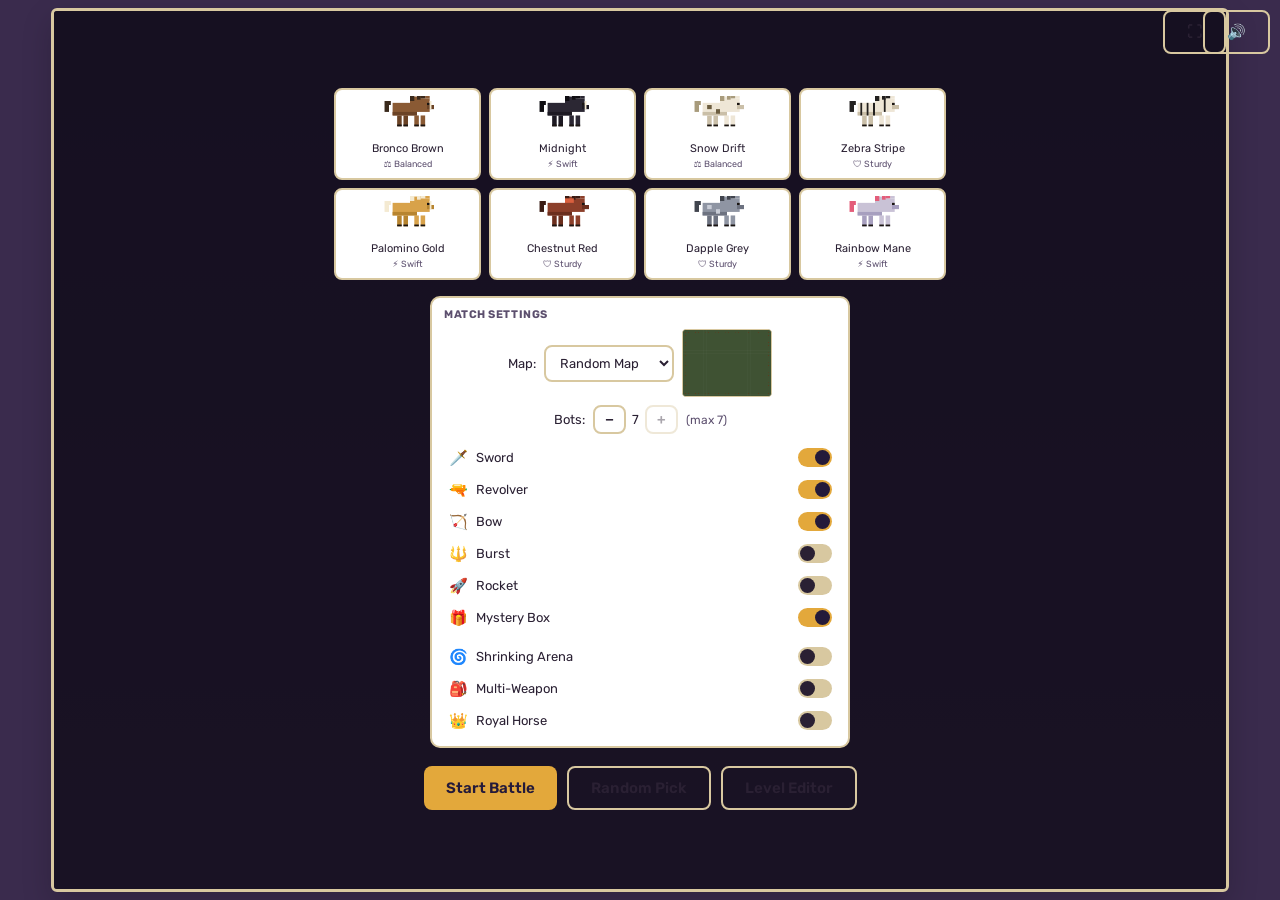
<file: games/horse-battles-offline/index.html>
<!DOCTYPE html>
<html lang="en">
<head>
<meta charset="UTF-8">
<meta name="viewport" content="width=device-width, initial-scale=1, viewport-fit=cover">
<title>Horse Battles</title>
<link rel="preconnect" href="https://fonts.googleapis.com">
<link rel="preconnect" href="https://fonts.gstatic.com" crossorigin>
<link href="https://fonts.googleapis.com/css2?family=Press+Start+2P&family=Rubik:wght@400;600;800&display=swap" rel="stylesheet">
<style>
  :root {
    --sky-top: #241a3a;
    --sky-bottom: #3a2b4d;
    --panel-bg: #241c33;
    --panel-bg-2: #2e2444;
    --panel-border: #4a3a63;
    --text-main: #f4ead2;
    --text-dim: #c9bcd8;
    --hay: #e3a83b;
    --barn: #b0402c;
    --grass: #5c7a4a;
    --danger: #d94f3a;
    --ok: #7fb069;
    --shadow: rgba(0,0,0,.45);
    --focus: #e3a83b;
  }
  :root:not([data-theme="light"]) { color-scheme: dark; }
  :root[data-theme="light"] {
    --panel-bg: #f4ead2; --panel-bg-2: #ffffff; --panel-border: #d8c8a0;
    --text-main: #2a2033; --text-dim: #5c4f6e; --shadow: rgba(0,0,0,.18);
  }
  @media (prefers-color-scheme: light) {
    :root:not([data-theme="dark"]) {
      --panel-bg: #f4ead2; --panel-bg-2: #ffffff; --panel-border: #d8c8a0;
      --text-main: #2a2033; --text-dim: #5c4f6e; --shadow: rgba(0,0,0,.18);
    }
  }

  * { box-sizing: border-box; }
  html, body {
    height: 100%; margin: 0;
    background: var(--sky-bottom);
    font-family: 'Rubik', system-ui, sans-serif;
    color: var(--text-main);
    -webkit-font-smoothing: antialiased;
  }
  body {
    padding-top: env(safe-area-inset-top, 0px);
    padding-bottom: env(safe-area-inset-bottom, 0px);
    display: flex; flex-direction: column; align-items: center; justify-content: center;
    min-height: 100%;
  }
  .title {
    font-family: 'Press Start 2P', monospace;
    font-size: clamp(14px, 3.6vw, 26px);
    letter-spacing: 1px;
    color: var(--hay);
    text-shadow: 3px 3px 0 var(--barn);
    margin: 18px 0 4px; text-align: center; line-height: 1.6;
    flex: 0 0 auto;
  }
  .subtitle { color: var(--text-dim); font-size: 13px; margin-bottom: 14px; text-align: center; padding: 0 16px; flex: 0 0 auto; }
  .stage {
    position: relative;
    /* Fills whichever dimension the window is tighter on, so it scales up on
       bigger windows instead of capping out — the canvas's own 900x675
       resolution never changes, this only stretches the display size. */
    width: min(96vw, calc((100vh - 170px) * 4 / 3));
    aspect-ratio: 4 / 3;
    flex: 0 0 auto;
    border-radius: 10px;
    overflow: hidden;
    box-shadow: 0 12px 30px var(--shadow);
    border: 3px solid var(--panel-border);
    background: linear-gradient(var(--sky-top), var(--sky-bottom));
  }
  canvas { display: block; width: 100%; height: 100%; image-rendering: pixelated; }

  /* Once past the setup screen, the header/footer chrome just eats screen space
     that the game itself could use — drop it and let the stage grow to fill
     nearly the whole viewport, closer to a "real" full-screen game. */
  body.compact > .title, body.compact > .subtitle, body.compact > .footnote { display: none; }
  body.compact .stage { width: min(99vw, calc((100vh - 16px) * 4 / 3)); border-radius: 6px; }

  .overlay {
    position: absolute; inset: 0;
    display: flex; flex-direction: column; align-items: center; justify-content: center;
    gap: 12px;
    background: rgba(20, 14, 30, 0.86);
    padding: 14px; text-align: center; overflow-y: auto;
  }
  .hidden { display: none !important; }

  .full-overlay {
    position: fixed; inset: 0;
    display: flex; flex-direction: column; align-items: center; justify-content: center;
    gap: 12px;
    background: rgba(20, 14, 30, 0.97);
    padding: 20px 14px; text-align: center; overflow-y: auto;
    z-index: 50;
  }

  input[type="text"] {
    font-family: 'Rubik', sans-serif; font-size: 15px;
    padding: 10px 12px; border-radius: 8px;
    border: 2px solid var(--panel-border);
    background: var(--panel-bg-2); color: var(--text-main);
    width: 220px; max-width: 70vw;
  }
  input[type="text"]:focus-visible { outline: 2px solid var(--hay); }

  .roster {
    display: grid;
    grid-template-columns: repeat(4, 1fr);
    gap: 8px; width: 100%; max-width: 620px; max-height: 46vh;
    overflow-y: auto; padding: 4px;
  }
  .horse-card {
    position: relative;
    background: var(--panel-bg-2);
    border: 2px solid var(--panel-border);
    border-radius: 8px; padding: 6px 4px 8px;
    cursor: pointer;
    display: flex; flex-direction: column; align-items: center; gap: 4px;
    color: var(--text-main);
  }
  .horse-card canvas { width: 56px; height: 42px; image-rendering: pixelated; }
  .horse-card span { font-size: 11px; line-height: 1.2; }
  .horse-card .owner-tag {
    font-size: 9px; color: var(--hay); font-weight: 600; min-height: 12px;
  }
  .horse-card:hover, .horse-card:focus-visible { border-color: var(--hay); outline: none; }
  .horse-card.picked { border-color: var(--hay); background: #3a2f52; box-shadow: 0 0 0 2px var(--hay) inset; }

  button {
    font-family: 'Rubik', sans-serif; font-weight: 600; font-size: 15px;
    padding: 11px 22px; border-radius: 8px; border: none;
    background: var(--hay); color: #241a3a; cursor: pointer;
  }
  button:disabled { opacity: .4; cursor: not-allowed; }
  button:focus-visible { outline: 3px solid var(--text-main); outline-offset: 2px; }
  button.secondary { background: transparent; border: 2px solid var(--panel-border); color: var(--text-main); }
  button.small { font-size: 12px; padding: 7px 12px; }

  .end-title { font-family: 'Press Start 2P', monospace; font-size: clamp(13px,3vw,20px); color: var(--hay); line-height: 1.7; }
  .controls-row { display: flex; gap: 10px; flex-wrap: wrap; justify-content: center; margin: 6px 0; }
  .footnote { color: var(--text-dim); font-size: 12px; max-width: 620px; text-align: center; padding: 0 16px 10px; }
  .waiting-note { color: var(--text-dim); font-size: 12px; }

  select {
    font-family: 'Rubik', sans-serif; font-size: 13px;
    padding: 8px 10px; border-radius: 8px;
    border: 2px solid var(--panel-border);
    background: var(--panel-bg-2); color: var(--text-main);
  }
  .map-row { display: flex; align-items: center; gap: 8px; flex-wrap: wrap; justify-content: center; font-size: 13px; }
  .map-preview {
    width: 90px; height: 68px; image-rendering: pixelated;
    border: 1px solid var(--panel-border); border-radius: 4px; background: #3f5233;
  }
  .bot-row { display: flex; align-items: center; gap: 8px; flex-wrap: wrap; justify-content: center; font-size: 13px; }
  .stepper { display: flex; align-items: center; gap: 6px; }
  .stepper button { padding: 4px 10px; font-size: 14px; }
  .item-toggle-row { display: flex; align-items: center; gap: 10px; flex-wrap: wrap; justify-content: center; font-size: 12px; color: var(--text-dim); }
  .item-toggle-row label { display: flex; align-items: center; gap: 4px; cursor: pointer; }
  .item-toggle-row input[type="checkbox"] { accent-color: var(--hay); }
  .hat-picker { display: flex; gap: 4px; flex-wrap: wrap; justify-content: center; }
  .hat-picker button { font-size: 11px; padding: 5px 9px; background: var(--panel-bg-2); color: var(--text-main); border: 2px solid var(--panel-border); }
  .hat-picker button.active { border-color: var(--hay); background: #3a2f52; }

  /* Unified toggle list — replaces a scatter of separate labeled checkbox rows
     with one compact icon + label + switch list, so adding more toggles later
     (game modes, map options, ...) doesn't re-clutter the setup screen. */
  .settings-panel {
    width: 100%; max-width: 420px;
    background: var(--panel-bg-2); border: 2px solid var(--panel-border); border-radius: 10px;
    padding: 10px 12px; display: flex; flex-direction: column; gap: 8px;
  }
  .settings-panel-title {
    font-size: 11px; font-weight: 700; color: var(--text-dim);
    text-transform: uppercase; letter-spacing: .05em; text-align: left;
  }
  .settings-list { display: flex; flex-direction: column; gap: 1px; }
  .settings-row {
    display: flex; align-items: center; gap: 8px; padding: 6px 4px; border-radius: 6px;
    cursor: pointer; font-size: 13px; text-align: left;
  }
  .settings-row:hover { background: rgba(255,255,255,.05); }
  .settings-icon { font-size: 15px; width: 20px; text-align: center; flex: 0 0 auto; }
  .settings-label { flex: 1; }
  .settings-status { font-size: 11px; font-weight: 600; color: var(--text-dim); }

  /* A toggle-switch look for the actual checkbox, in place of a native tickbox. */
  .settings-row input[type="checkbox"] {
    appearance: none; -webkit-appearance: none; margin: 0;
    width: 34px; height: 19px; border-radius: 999px; position: relative;
    background: var(--panel-border); flex: 0 0 auto; cursor: pointer;
    transition: background .15s ease;
  }
  .settings-row input[type="checkbox"]::before {
    content: ""; position: absolute; top: 2px; left: 2px; width: 15px; height: 15px;
    border-radius: 50%; background: var(--text-main); transition: transform .15s ease;
  }
  .settings-row input[type="checkbox"]:checked { background: var(--hay); }
  .settings-row input[type="checkbox"]:checked::before { transform: translateX(15px); background: #241a3a; }

  .killfeed {
    position: absolute; top: 8px; right: 8px;
    display: flex; flex-direction: column; gap: 4px; align-items: flex-end;
    pointer-events: none; z-index: 20; max-width: 60%;
  }
  .kill-entry {
    background: rgba(20,14,30,.82); border: 1px solid var(--panel-border);
    border-radius: 6px; padding: 4px 8px; font-size: 11px; color: var(--text-main);
    white-space: nowrap; animation: killfeed-in .2s ease-out;
  }
  .kill-entry.fade { animation: killfeed-out .4s ease-in forwards; }
  @keyframes killfeed-in { from { opacity: 0; transform: translateX(16px); } to { opacity: 1; transform: translateX(0); } }

  .crown-leaderboard {
    position: absolute; top: 8px; left: 8px;
    display: flex; flex-direction: column; gap: 2px;
    pointer-events: none; z-index: 20; max-width: 46%;
    background: rgba(20,14,30,.72); border: 1px solid var(--panel-border);
    border-radius: 6px; padding: 5px 8px; font-size: 11px; color: var(--text-main);
  }
  .crown-leaderboard .clb-title { font-weight: 700; color: var(--hay); font-size: 10px; margin-bottom: 1px; }
  .crown-leaderboard .clb-row { display: flex; justify-content: space-between; gap: 8px; white-space: nowrap; }
  .crown-leaderboard .clb-row.mine { color: var(--hay); }
  @keyframes killfeed-out { to { opacity: 0; } }

  .revive-flash {
    position: absolute; inset: 0;
    display: flex; align-items: center; justify-content: center;
    pointer-events: none; z-index: 30;
    font-size: 20vw; color: #fff;
    text-shadow: 0 0 30px #fff, 0 0 60px #f4c95d;
    opacity: 0;
  }
  .revive-flash.show { animation: revive-flash-anim .7s ease-out; }
  @keyframes revive-flash-anim {
    0% { opacity: 0; transform: scale(0.2); background: rgba(255,255,255,0); }
    12% { opacity: 1; transform: scale(1.4); background: rgba(255,255,255,.7); }
    40% { opacity: 1; transform: scale(1); background: rgba(255,255,255,.15); }
    100% { opacity: 0; transform: scale(1); background: rgba(255,255,255,0); }
  }

  .mute-btn { position: fixed; top: 10px; right: 10px; z-index: 60; }
  .fullscreen-btn { position: fixed; top: 10px; right: 54px; z-index: 60; }

  .stat-label { font-size: 9px; color: var(--text-dim); min-height: 11px; }

  .vs-roster { display: flex; flex-wrap: wrap; gap: 10px; justify-content: center; max-width: 640px; }
  .vs-card { display: flex; flex-direction: column; align-items: center; gap: 2px; }
  .vs-card canvas { width: 48px; height: 36px; image-rendering: pixelated; }
  .vs-card span { font-size: 10px; }

  .multikill-callout {
    position: absolute; top: 36%; left: 50%; transform: translate(-50%, -50%);
    font-family: 'Press Start 2P', monospace; font-size: clamp(14px, 3.4vw, 22px);
    color: #fff; text-shadow: 2px 2px 0 var(--barn), 0 0 20px var(--hay);
    pointer-events: none; z-index: 25; opacity: 0; white-space: nowrap;
  }
  .multikill-callout.show { animation: multikill-pop .9s ease-out; }
  @keyframes multikill-pop {
    0% { opacity: 0; transform: translate(-50%, -50%) scale(0.5); }
    15% { opacity: 1; transform: translate(-50%, -50%) scale(1.15); }
    30% { transform: translate(-50%, -50%) scale(1); }
    75% { opacity: 1; }
    100% { opacity: 0; }
  }

  .countdown-overlay {
    position: absolute; inset: 0;
    display: flex; align-items: center; justify-content: center;
    pointer-events: none; z-index: 26;
  }
  .countdown-num {
    font-family: 'Press Start 2P', monospace; font-size: clamp(36px, 12vw, 90px);
    color: var(--hay); text-shadow: 3px 3px 0 var(--barn), 0 0 30px rgba(0,0,0,.6);
    opacity: 0;
  }
  .countdown-num.show { animation: countdown-pop .6s ease-out; }
  @keyframes countdown-pop {
    0% { opacity: 0; transform: scale(0.4); }
    30% { opacity: 1; transform: scale(1.2); }
    60% { transform: scale(1); }
    100% { opacity: 0; transform: scale(1); }
  }

  .scoreboard {
    width: 100%; max-width: 480px; border-collapse: collapse; font-size: 11px; margin: 4px 0;
  }
  .scoreboard th, .scoreboard td { padding: 4px 6px; text-align: left; white-space: nowrap; }
  .scoreboard thead { color: var(--text-dim); font-size: 10px; }
  .scoreboard tbody tr { background: var(--panel-bg-2); }
  .scoreboard tbody tr.mine-row { box-shadow: 0 0 0 2px var(--hay) inset; }
  .scoreboard td:first-child, .scoreboard th:first-child { border-radius: 6px 0 0 6px; }
  .scoreboard td:last-child, .scoreboard th:last-child { border-radius: 0 6px 6px 0; }
  .scoreboard-wrap { max-height: 30vh; overflow-y: auto; width: 100%; display: flex; justify-content: center; }

  .editor-layout { display: flex; gap: 12px; flex-wrap: wrap; align-items: flex-start; justify-content: center; width: 100%; }
  .editor-canvas-wrap { width: min(80vw, 700px); aspect-ratio: 4/3; border: 3px solid var(--panel-border); border-radius: 8px; overflow: hidden; background: #3f5233; }
  .editor-canvas-wrap canvas { width: 100%; height: 100%; image-rendering: pixelated; cursor: crosshair; }
  .editor-side { display: flex; flex-direction: column; gap: 8px; width: 200px; max-width: 80vw; text-align: left; }
  .palette { display: grid; grid-template-columns: repeat(2, 1fr); gap: 6px; }
  .palette button { font-size: 11px; padding: 8px 4px; background: var(--panel-bg-2); color: var(--text-main); border: 2px solid var(--panel-border); }
  .palette button.active { border-color: var(--hay); background: #3a2f52; }
  .levels-list { display: flex; flex-direction: column; gap: 4px; max-height: 160px; overflow-y: auto; }
  .level-row { display: flex; align-items: center; gap: 6px; background: var(--panel-bg-2); border: 1px solid var(--panel-border); border-radius: 6px; padding: 4px 6px; font-size: 12px; }
  .level-row span { flex: 1; text-align: left; overflow: hidden; text-overflow: ellipsis; white-space: nowrap; }
  .level-row button { font-size: 11px; padding: 4px 8px; }
</style>
</head>
<body>

<button class="secondary mute-btn" id="muteBtn" type="button">🔊</button>
<button class="secondary fullscreen-btn" id="fullscreenBtn" type="button">⛶</button>
<div class="title">🐴 HORSE BATTLES</div>
<div class="subtitle">Pick your horse. Weapons decide the yard. Last one standing wins.</div>

<div class="stage" id="stage">
  <canvas id="game" width="900" height="675"></canvas>
  <div class="killfeed" id="killfeed"></div>
  <div class="crown-leaderboard hidden" id="crownLeaderboard"></div>
  <div class="revive-flash" id="reviveFlash">✚</div>
  <div class="multikill-callout" id="multikillCallout"></div>
  <div class="countdown-overlay" id="countdownOverlay"><div class="countdown-num" id="countdownNum"></div></div>

  <div class="overlay hidden" id="vsSplash">
    <div class="end-title" style="font-size:clamp(16px,4vw,24px);">VS</div>
    <div class="vs-roster" id="vsRoster"></div>
  </div>

  <div class="overlay" id="setupScreen">
    <div class="roster" id="roster"></div>

    <div class="settings-panel" id="settingsPanel">
      <div class="settings-panel-title">Match Settings</div>
      <div class="map-row" id="mapRow">
        <span>Map:</span>
        <select id="mapSelect"></select>
        <canvas id="mapPreviewCanvas" class="map-preview" width="900" height="675"></canvas>
      </div>
      <div class="bot-row" id="botRow">
        <span>Bots:</span>
        <div class="stepper">
          <button type="button" class="secondary small" id="botMinusBtn">−</button>
          <span id="botCountLabel">0</span>
          <button type="button" class="secondary small" id="botPlusBtn">+</button>
        </div>
        <span class="waiting-note" id="maxBotsNote"></span>
      </div>
      <div class="settings-list hidden" id="itemToggleRow">
        <label class="settings-row"><span class="settings-icon">🗡️</span><span class="settings-label">Sword</span><input type="checkbox" id="itemSword" checked></label>
        <label class="settings-row"><span class="settings-icon">🔫</span><span class="settings-label">Revolver</span><input type="checkbox" id="itemRevolver" checked></label>
        <label class="settings-row"><span class="settings-icon">🏹</span><span class="settings-label">Bow</span><input type="checkbox" id="itemBow" checked></label>
        <label class="settings-row"><span class="settings-icon">🔱</span><span class="settings-label">Burst</span><input type="checkbox" id="itemBurst"></label>
        <label class="settings-row"><span class="settings-icon">🚀</span><span class="settings-label">Rocket</span><input type="checkbox" id="itemRocket"></label>
        <label class="settings-row"><span class="settings-icon">🎁</span><span class="settings-label">Mystery Box</span><input type="checkbox" id="itemMysteryBox" checked></label>
      </div>
      <div class="settings-list" id="zoneRow">
        <label class="settings-row"><span class="settings-icon">🌀</span><span class="settings-label">Shrinking Arena</span><input type="checkbox" id="zoneToggle"></label>
        <label class="settings-row"><span class="settings-icon">🎒</span><span class="settings-label">Multi-Weapon</span><input type="checkbox" id="multiWeaponToggle"></label>
        <label class="settings-row"><span class="settings-icon">👑</span><span class="settings-label">Royal Horse</span><input type="checkbox" id="royalHorseToggle"></label>
      </div>
    </div>

    <div class="item-toggle-row hidden" id="hatRow">
      <span>Hat:</span>
      <div class="hat-picker" id="hatPicker"></div>
    </div>
    <div class="controls-row">
      <button id="startBtn">Start Battle</button>
      <button class="secondary" id="shuffleBtn">Random Pick</button>
      <button class="secondary" id="openEditorBtn">Level Editor</button>
    </div>
  </div>

  <div class="overlay hidden" id="endScreen">
    <div class="end-title" id="endTitle"></div>
    <div class="scoreboard-wrap"><table class="scoreboard" id="scoreboardTable"></table></div>
    <div class="controls-row" id="endControls">
      <button id="againBtn">New Map, Same Picks</button>
      <button class="secondary" id="reselectBtn">Pick Again</button>
    </div>
  </div>

</div>

<div class="footnote">Single-player autobattler — pick a horse, configure the match, and watch the yard sort itself out.</div>

<div class="full-overlay hidden" id="editorScreen">
  <div class="title" style="font-size:16px;margin:4px 0;">🛠️ LEVEL EDITOR</div>
  <div class="editor-layout">
    <div class="editor-canvas-wrap"><canvas id="editorCanvas" width="900" height="675"></canvas></div>
    <div class="editor-side">
      <div class="palette">
        <button data-tool="breakable" class="active">Breakable Block</button>
        <button data-tool="solid">Solid Crate</button>
        <button data-tool="sword">Sword Spawn</button>
        <button data-tool="revolver">Revolver Spawn</button>
        <button data-tool="bow">Bow Spawn</button>
        <button data-tool="burst">Burst Spawn</button>
        <button data-tool="rocket">Rocket Spawn</button>
        <button data-tool="wildcard">Wildcard Spawn</button>
        <button data-tool="mud">Mud</button>
        <button data-tool="ice">Ice</button>
        <button data-tool="launch">Launch Pad</button>
        <button data-tool="horse">Horse Spawn</button>
        <button data-tool="crownspawn">Crown Spawn</button>
        <button data-tool="erase">Eraser</button>
        <button data-tool="clear" class="secondary">Clear All</button>
      </div>
      <input type="text" id="editorNameInput" placeholder="Level name" maxlength="30">
      <button id="saveLevelBtn">Save Level</button>
      <div class="levels-list" id="levelsList"></div>
      <button class="secondary" id="closeEditorBtn">Close</button>
    </div>
  </div>
  <div class="footnote">Click the arena to place blocks, weapon spawns, and numbered horse spawns (1–8). Eraser removes whatever's under the click. Any horse slot left unplaced spawns randomly.</div>
</div>

<script type="module" src="./client.js"></script>
</body>
</html>
</file>
